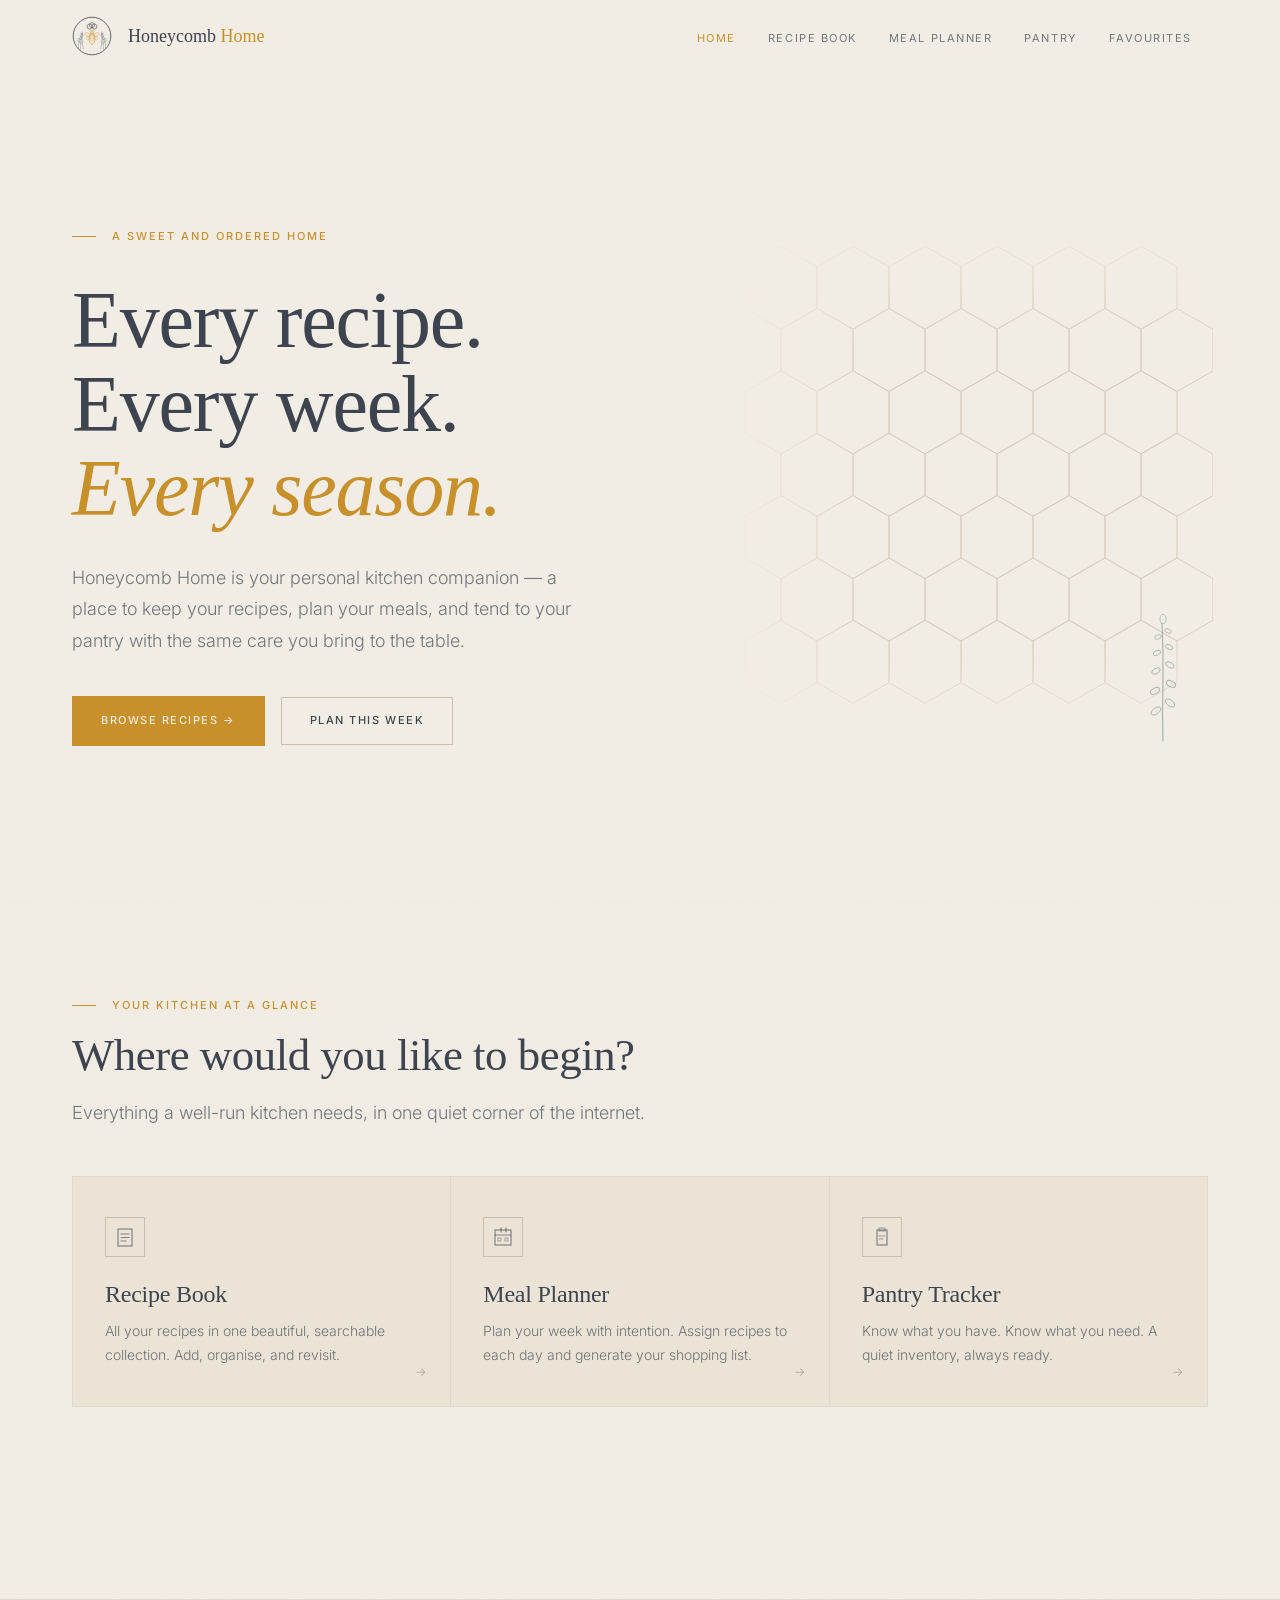
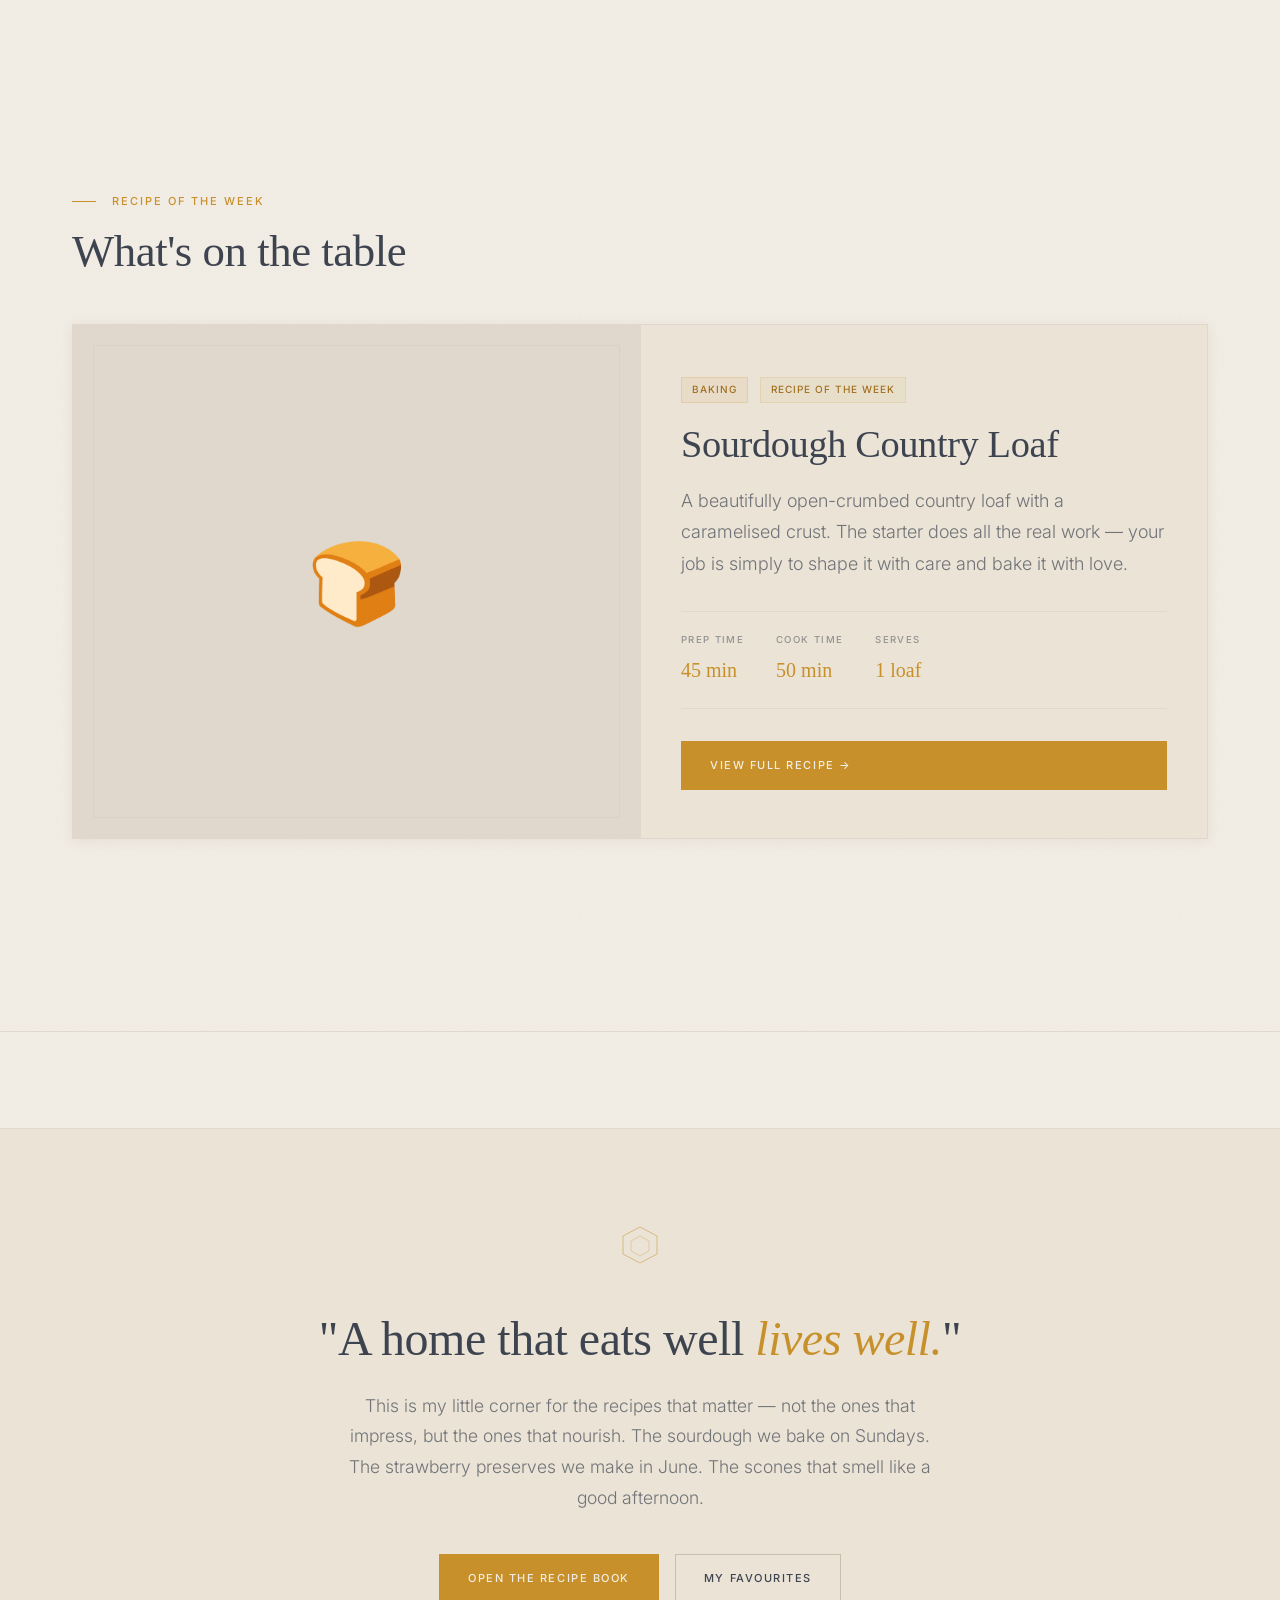
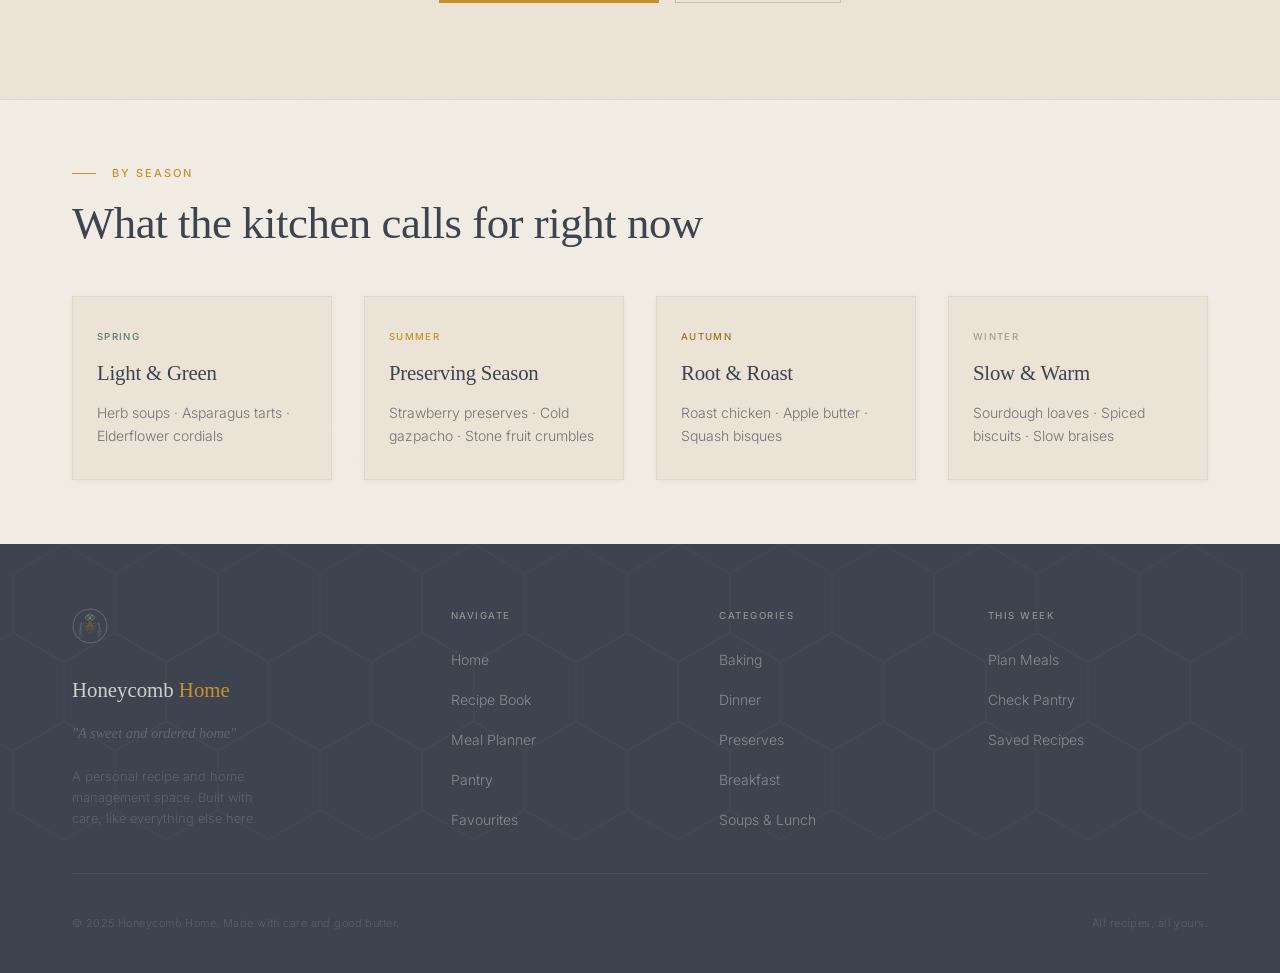
<file: index.html>
<!DOCTYPE html>
<html lang="en">
<head>
  <meta charset="UTF-8">
  <meta name="viewport" content="width=device-width, initial-scale=1.0">
  <title>Honeycomb Home — A Sweet and Ordered Home</title>
  <link rel="preconnect" href="https://fonts.googleapis.com">
  <link rel="preconnect" href="https://fonts.gstatic.com" crossorigin>
  <link href="https://fonts.googleapis.com/css2?family=Cormorant+Display:ital,wght@0,300;0,400;0,500;1,300;1,400&family=Inter:wght@300;400;500&display=swap" rel="stylesheet">
  <link rel="stylesheet" href="styles.css">
</head>
<body>

  <!-- NAVIGATION -->
  <nav class="nav" id="main-nav" role="navigation" aria-label="Main navigation">
    <div class="nav__inner">
      <a href="index.html" class="nav__brand" aria-label="Honeycomb Home">
        <!-- Logo: botanical illustration mark — circle, hex cells, engraved bee, lavender sprigs -->
        <svg width="40" height="40" viewBox="0 0 100 100" fill="none" xmlns="http://www.w3.org/2000/svg" aria-hidden="true">
          <!-- Outer circle -->
          <circle cx="50" cy="50" r="47" stroke="#3D4450" stroke-width="2" fill="#F2EDE4"/>
          <!-- Honeycomb cell cluster — top center, slate, architectural -->
          <g stroke="#3D4450" stroke-width="1.4" fill="none">
            <!-- Center top cell -->
            <path d="M50 16 L56 19.46 L56 26.38 L50 29.85 L44 26.38 L44 19.46 Z"/>
            <!-- Left cell -->
            <path d="M44 19.46 L50 22.92 L50 29.85 L44 33.31 L38 29.85 L38 22.92 Z"/>
            <!-- Right cell -->
            <path d="M56 19.46 L62 22.92 L62 29.85 L56 33.31 L50 29.85 L50 22.92 Z"/>
          </g>
          <!-- Engraved bee — honey gold, center -->
          <g stroke="#C8902A" stroke-width="0.9" fill="none">
            <!-- Abdomen — segmented, teardrop -->
            <path d="M50 72 Q44 68 43 62 Q42 55 44 50 Q47 45 50 44 Q53 45 56 50 Q58 55 57 62 Q56 68 50 72 Z" stroke-width="1"/>
            <!-- Abdomen segments -->
            <path d="M44.5 52 Q50 54 55.5 52" stroke-width="0.7" opacity="0.8"/>
            <path d="M43.8 56 Q50 58.5 56.2 56" stroke-width="0.7" opacity="0.8"/>
            <path d="M44.2 60 Q50 62 55.8 60" stroke-width="0.7" opacity="0.8"/>
            <path d="M45.5 64 Q50 65.5 54.5 64" stroke-width="0.7" opacity="0.7"/>
            <path d="M47 68 Q50 69 53 68" stroke-width="0.7" opacity="0.6"/>
            <!-- Thorax -->
            <ellipse cx="50" cy="46" rx="5" ry="4" stroke-width="1"/>
            <!-- Thorax fur texture -->
            <path d="M46 44 Q50 42 54 44" stroke-width="0.6" opacity="0.7"/>
            <path d="M45.5 46.5 Q50 45 54.5 46.5" stroke-width="0.6" opacity="0.6"/>
            <!-- Head -->
            <circle cx="50" cy="40" r="4.2" stroke-width="1"/>
            <!-- Eyes -->
            <circle cx="47.8" cy="39" r="1.1" fill="#C8902A" stroke="none" opacity="0.9"/>
            <circle cx="52.2" cy="39" r="1.1" fill="#C8902A" stroke="none" opacity="0.9"/>
            <!-- Antennae -->
            <path d="M48 36.5 Q45 32 41 30" stroke-width="0.8" stroke-linecap="round"/>
            <path d="M52 36.5 Q55 32 59 30" stroke-width="0.8" stroke-linecap="round"/>
            <circle cx="41" cy="30" r="1" fill="#C8902A" stroke="none" opacity="0.8"/>
            <circle cx="59" cy="30" r="1" fill="#C8902A" stroke="none" opacity="0.8"/>
            <!-- Upper wings — left -->
            <path d="M45 46 Q36 38 32 43 Q30 48 37 52 Q42 54 45 50 Z" stroke-width="0.9"/>
            <!-- Wing venation left upper -->
            <path d="M45 46 Q39 44 34 46" stroke-width="0.5" opacity="0.6"/>
            <path d="M44 48 Q38 47 34 49" stroke-width="0.5" opacity="0.5"/>
            <path d="M44.5 50 Q39 50 36 51.5" stroke-width="0.5" opacity="0.4"/>
            <!-- Upper wings — right -->
            <path d="M55 46 Q64 38 68 43 Q70 48 63 52 Q58 54 55 50 Z" stroke-width="0.9"/>
            <!-- Wing venation right upper -->
            <path d="M55 46 Q61 44 66 46" stroke-width="0.5" opacity="0.6"/>
            <path d="M56 48 Q62 47 66 49" stroke-width="0.5" opacity="0.5"/>
            <path d="M55.5 50 Q61 50 64 51.5" stroke-width="0.5" opacity="0.4"/>
            <!-- Lower wings — left -->
            <path d="M45 50 Q37 50 35 55 Q34 59 40 60 Q44 60 46 56 Z" stroke-width="0.8" opacity="0.85"/>
            <!-- Lower wings — right -->
            <path d="M55 50 Q63 50 65 55 Q66 59 60 60 Q56 60 54 56 Z" stroke-width="0.8" opacity="0.85"/>
            <!-- Legs — 3 pairs -->
            <path d="M46 50 Q42 53 40 58" stroke-width="0.7" stroke-linecap="round" opacity="0.7"/>
            <path d="M46 53 Q41 56 39 62" stroke-width="0.7" stroke-linecap="round" opacity="0.7"/>
            <path d="M47 58 Q44 62 43 67" stroke-width="0.7" stroke-linecap="round" opacity="0.7"/>
            <path d="M54 50 Q58 53 60 58" stroke-width="0.7" stroke-linecap="round" opacity="0.7"/>
            <path d="M54 53 Q59 56 61 62" stroke-width="0.7" stroke-linecap="round" opacity="0.7"/>
            <path d="M53 58 Q56 62 57 67" stroke-width="0.7" stroke-linecap="round" opacity="0.7"/>
          </g>
          <!-- Lavender sprigs — left, slate -->
          <g stroke="#3D4450" stroke-width="0.85" fill="none" opacity="0.75">
            <!-- Left main stem -->
            <path d="M28 82 Q26 72 25 60 Q24.5 52 26 44" stroke-linecap="round"/>
            <!-- Left stem 2 -->
            <path d="M22 84 Q21 74 22 63 Q23 55 25 48" stroke-linecap="round"/>
            <!-- Left stem 3 -->
            <path d="M16 80 Q16 70 18 60 Q20 53 23 47" stroke-linecap="round"/>
            <!-- Left leaf pairs on stem 1 -->
            <path d="M26 60 Q22 57 20 59" stroke-width="0.7" stroke-linecap="round"/>
            <path d="M25.5 65 Q29 62 30 64" stroke-width="0.7" stroke-linecap="round"/>
            <path d="M25.5 55 Q21 53 20 55" stroke-width="0.7" stroke-linecap="round"/>
            <path d="M25.8 50 Q29.5 48 30 50" stroke-width="0.7" stroke-linecap="round"/>
            <!-- Left stem 2 leaves -->
            <path d="M22 65 Q18 62 17 64" stroke-width="0.7" stroke-linecap="round"/>
            <path d="M22.5 70 Q26 68 26.5 70" stroke-width="0.7" stroke-linecap="round"/>
            <path d="M22 59 Q18 57 17 59" stroke-width="0.7" stroke-linecap="round"/>
            <path d="M22.5 54 Q26 52 26.5 54" stroke-width="0.7" stroke-linecap="round"/>
            <!-- Left stem 3 leaves -->
            <path d="M18 63 Q14 60 13 62" stroke-width="0.7" stroke-linecap="round"/>
            <path d="M18.5 68 Q22 66 22.5 68" stroke-width="0.7" stroke-linecap="round"/>
            <path d="M18.5 57 Q14 55 13 57" stroke-width="0.7" stroke-linecap="round"/>
            <path d="M20 52 Q23.5 50 24 52" stroke-width="0.7" stroke-linecap="round"/>
            <!-- Tip buds left -->
            <path d="M26 44 Q24 41 26 39 Q28 41 26 44" stroke-width="0.7" stroke-linecap="round"/>
            <path d="M25 48 Q23 45 25 43 Q27 45 25 48" stroke-width="0.7" stroke-linecap="round"/>
            <path d="M23 47 Q21 44 23 42 Q25 44 23 47" stroke-width="0.7" stroke-linecap="round"/>
          </g>
          <!-- Lavender sprigs — right, slate (mirrored) -->
          <g stroke="#3D4450" stroke-width="0.85" fill="none" opacity="0.75" transform="scale(-1,1) translate(-100,0)">
            <!-- Right is left mirrored -->
            <path d="M28 82 Q26 72 25 60 Q24.5 52 26 44" stroke-linecap="round"/>
            <path d="M22 84 Q21 74 22 63 Q23 55 25 48" stroke-linecap="round"/>
            <path d="M16 80 Q16 70 18 60 Q20 53 23 47" stroke-linecap="round"/>
            <path d="M26 60 Q22 57 20 59" stroke-width="0.7" stroke-linecap="round"/>
            <path d="M25.5 65 Q29 62 30 64" stroke-width="0.7" stroke-linecap="round"/>
            <path d="M25.5 55 Q21 53 20 55" stroke-width="0.7" stroke-linecap="round"/>
            <path d="M25.8 50 Q29.5 48 30 50" stroke-width="0.7" stroke-linecap="round"/>
            <path d="M22 65 Q18 62 17 64" stroke-width="0.7" stroke-linecap="round"/>
            <path d="M22.5 70 Q26 68 26.5 70" stroke-width="0.7" stroke-linecap="round"/>
            <path d="M22 59 Q18 57 17 59" stroke-width="0.7" stroke-linecap="round"/>
            <path d="M22.5 54 Q26 52 26.5 54" stroke-width="0.7" stroke-linecap="round"/>
            <path d="M18 63 Q14 60 13 62" stroke-width="0.7" stroke-linecap="round"/>
            <path d="M18.5 68 Q22 66 22.5 68" stroke-width="0.7" stroke-linecap="round"/>
            <path d="M18.5 57 Q14 55 13 57" stroke-width="0.7" stroke-linecap="round"/>
            <path d="M20 52 Q23.5 50 24 52" stroke-width="0.7" stroke-linecap="round"/>
            <path d="M26 44 Q24 41 26 39 Q28 41 26 44" stroke-width="0.7" stroke-linecap="round"/>
            <path d="M25 48 Q23 45 25 43 Q27 45 25 48" stroke-width="0.7" stroke-linecap="round"/>
            <path d="M23 47 Q21 44 23 42 Q25 44 23 47" stroke-width="0.7" stroke-linecap="round"/>
          </g>
        </svg>
        <span class="nav__wordmark">Honeycomb <span>Home</span></span>
      </a>
      <ul class="nav__links" id="nav-links" role="list">
        <li><a href="index.html" class="nav__link">Home</a></li>
        <li><a href="recipes.html" class="nav__link">Recipe Book</a></li>
        <li><a href="planner.html" class="nav__link">Meal Planner</a></li>
        <li><a href="pantry.html" class="nav__link">Pantry</a></li>
        <li><a href="favourites.html" class="nav__link">Favourites</a></li>
      </ul>
      <button class="nav__toggle" id="nav-toggle" aria-label="Toggle navigation" aria-expanded="false">
        <span></span><span></span><span></span>
      </button>
    </div>
  </nav>

  <main class="page-content">

    <!-- ═══ HERO ═══════════════════════════════════════════════ -->
    <section class="hero" aria-labelledby="hero-title">

      <!-- Left: copy -->
      <div class="container" style="position:relative;z-index:2;width:100%;">
        <div class="hero__content">
          <div class="hero__eyebrow">A Sweet and Ordered Home</div>
          <h1 class="hero__title" id="hero-title">
            Every recipe.<br>
            Every week.<br>
            <em>Every season.</em>
          </h1>
          <p class="hero__subtitle">
            Honeycomb Home is your personal kitchen companion — a place to keep your recipes, plan your meals, and tend to your pantry with the same care you bring to the table.
          </p>
          <div class="hero__cta">
            <a href="recipes.html" class="btn btn--honey">Browse Recipes →</a>
            <a href="planner.html" class="btn btn--outline">Plan This Week</a>
          </div>
        </div>
      </div>

      <!-- Right: architectural hex tile grid -->
      <div class="hero__grid" aria-hidden="true">
        <svg viewBox="0 0 480 480" width="480" height="480" xmlns="http://www.w3.org/2000/svg">
          <!-- Precise tessellating honeycomb grid — stroke only, no fill -->
          <g stroke="#C8BFAF" stroke-width="1" fill="none" opacity="0.65">
            <!-- Row 0 (y offset = 0) -->
            <path d="M48 0 L84 20.78 L84 62.35 L48 83.14 L12 62.35 L12 20.78 Z"/>
            <path d="M120 0 L156 20.78 L156 62.35 L120 83.14 L84 62.35 L84 20.78 Z"/>
            <path d="M192 0 L228 20.78 L228 62.35 L192 83.14 L156 62.35 L156 20.78 Z"/>
            <path d="M264 0 L300 20.78 L300 62.35 L264 83.14 L228 62.35 L228 20.78 Z"/>
            <path d="M336 0 L372 20.78 L372 62.35 L336 83.14 L300 62.35 L300 20.78 Z"/>
            <path d="M408 0 L444 20.78 L444 62.35 L408 83.14 L372 62.35 L372 20.78 Z"/>
            <!-- Row 1 (y offset = 62.35, x offset = 36) -->
            <path d="M12 62.35 L48 83.14 L48 124.71 L12 145.49 L-24 124.71 L-24 83.14 Z"/>
            <path d="M84 62.35 L120 83.14 L120 124.71 L84 145.49 L48 124.71 L48 83.14 Z"/>
            <path d="M156 62.35 L192 83.14 L192 124.71 L156 145.49 L120 124.71 L120 83.14 Z"/>
            <path d="M228 62.35 L264 83.14 L264 124.71 L228 145.49 L192 124.71 L192 83.14 Z"/>
            <path d="M300 62.35 L336 83.14 L336 124.71 L300 145.49 L264 124.71 L264 83.14 Z"/>
            <path d="M372 62.35 L408 83.14 L408 124.71 L372 145.49 L336 124.71 L336 83.14 Z"/>
            <path d="M444 62.35 L480 83.14 L480 124.71 L444 145.49 L408 124.71 L408 83.14 Z"/>
            <!-- Row 2 -->
            <path d="M48 124.71 L84 145.49 L84 187.06 L48 207.85 L12 187.06 L12 145.49 Z"/>
            <path d="M120 124.71 L156 145.49 L156 187.06 L120 207.85 L84 187.06 L84 145.49 Z"/>
            <path d="M192 124.71 L228 145.49 L228 187.06 L192 207.85 L156 187.06 L156 145.49 Z"/>
            <path d="M264 124.71 L300 145.49 L300 187.06 L264 207.85 L228 187.06 L228 145.49 Z"/>
            <path d="M336 124.71 L372 145.49 L372 187.06 L336 207.85 L300 187.06 L300 145.49 Z"/>
            <path d="M408 124.71 L444 145.49 L444 187.06 L408 207.85 L372 187.06 L372 145.49 Z"/>
            <!-- Row 3 -->
            <path d="M12 187.06 L48 207.85 L48 249.42 L12 270.2 L-24 249.42 L-24 207.85 Z"/>
            <path d="M84 187.06 L120 207.85 L120 249.42 L84 270.2 L48 249.42 L48 207.85 Z"/>
            <path d="M156 187.06 L192 207.85 L192 249.42 L156 270.2 L120 249.42 L120 207.85 Z"/>
            <path d="M228 187.06 L264 207.85 L264 249.42 L228 270.2 L192 249.42 L192 207.85 Z"/>
            <path d="M300 187.06 L336 207.85 L336 249.42 L300 270.2 L264 249.42 L264 207.85 Z"/>
            <path d="M372 187.06 L408 207.85 L408 249.42 L372 270.2 L336 249.42 L336 207.85 Z"/>
            <path d="M444 187.06 L480 207.85 L480 249.42 L444 270.2 L408 249.42 L408 207.85 Z"/>
            <!-- Row 4 -->
            <path d="M48 249.42 L84 270.2 L84 311.77 L48 332.56 L12 311.77 L12 270.2 Z"/>
            <path d="M120 249.42 L156 270.2 L156 311.77 L120 332.56 L84 311.77 L84 270.2 Z"/>
            <path d="M192 249.42 L228 270.2 L228 311.77 L192 332.56 L156 311.77 L156 270.2 Z"/>
            <path d="M264 249.42 L300 270.2 L300 311.77 L264 332.56 L228 311.77 L228 270.2 Z"/>
            <path d="M336 249.42 L372 270.2 L372 311.77 L336 332.56 L300 311.77 L300 270.2 Z"/>
            <path d="M408 249.42 L444 270.2 L444 311.77 L408 332.56 L372 311.77 L372 270.2 Z"/>
            <!-- Row 5 -->
            <path d="M12 311.77 L48 332.56 L48 374.13 L12 394.91 L-24 374.13 L-24 332.56 Z"/>
            <path d="M84 311.77 L120 332.56 L120 374.13 L84 394.91 L48 374.13 L48 332.56 Z"/>
            <path d="M156 311.77 L192 332.56 L192 374.13 L156 394.91 L120 374.13 L120 332.56 Z"/>
            <path d="M228 311.77 L264 332.56 L264 374.13 L228 394.91 L192 374.13 L192 332.56 Z"/>
            <path d="M300 311.77 L336 332.56 L336 374.13 L300 394.91 L264 374.13 L264 332.56 Z"/>
            <path d="M372 311.77 L408 332.56 L408 374.13 L372 394.91 L336 374.13 L336 332.56 Z"/>
            <path d="M444 311.77 L480 332.56 L480 374.13 L444 394.91 L408 374.13 L408 332.56 Z"/>
            <!-- Row 6 -->
            <path d="M48 374.13 L84 394.91 L84 436.48 L48 457.27 L12 436.48 L12 394.91 Z"/>
            <path d="M120 374.13 L156 394.91 L156 436.48 L120 457.27 L84 436.48 L84 394.91 Z"/>
            <path d="M192 374.13 L228 394.91 L228 436.48 L192 457.27 L156 436.48 L156 394.91 Z"/>
            <path d="M264 374.13 L300 394.91 L300 436.48 L264 457.27 L228 436.48 L228 394.91 Z"/>
            <path d="M336 374.13 L372 394.91 L372 436.48 L336 457.27 L300 436.48 L300 394.91 Z"/>
            <path d="M408 374.13 L444 394.91 L444 436.48 L408 457.27 L372 436.48 L372 394.91 Z"/>
          </g>
          <!-- Fade mask: grid fades left and top -->
          <defs>
            <linearGradient id="fadeH" x1="0" y1="0" x2="1" y2="0">
              <stop offset="0%" stop-color="#F2EDE4" stop-opacity="1"/>
              <stop offset="30%" stop-color="#F2EDE4" stop-opacity="0"/>
            </linearGradient>
            <linearGradient id="fadeV" x1="0" y1="0" x2="0" y2="1">
              <stop offset="0%" stop-color="#F2EDE4" stop-opacity="0.6"/>
              <stop offset="20%" stop-color="#F2EDE4" stop-opacity="0"/>
              <stop offset="80%" stop-color="#F2EDE4" stop-opacity="0"/>
              <stop offset="100%" stop-color="#F2EDE4" stop-opacity="0.6"/>
            </linearGradient>
          </defs>
          <rect width="480" height="480" fill="url(#fadeH)"/>
          <rect width="480" height="480" fill="url(#fadeV)"/>
        </svg>
      </div>

      <!-- Botanical accent: single thyme sprig, pen-and-ink precision -->
      <div class="hero__botanical" aria-hidden="true">
        <svg viewBox="0 0 54 140" fill="none" xmlns="http://www.w3.org/2000/svg">
          <!-- Stem -->
          <path d="M27 138 Q26 110 27 80 Q27.5 50 26 20" stroke="#5E7B74" stroke-width="1.2" stroke-linecap="round"/>
          <!-- Leaf pairs — botanically precise small ovals -->
          <ellipse cx="20" cy="108" rx="5.5" ry="3" stroke="#5E7B74" stroke-width="0.9" fill="none" transform="rotate(-35 20 108)"/>
          <ellipse cx="34" cy="100" rx="5.5" ry="3" stroke="#5E7B74" stroke-width="0.9" fill="none" transform="rotate(35 34 100)"/>
          <ellipse cx="19" cy="88" rx="5" ry="2.8" stroke="#5E7B74" stroke-width="0.9" fill="none" transform="rotate(-30 19 88)"/>
          <ellipse cx="35" cy="81" rx="5" ry="2.8" stroke="#5E7B74" stroke-width="0.9" fill="none" transform="rotate(30 35 81)"/>
          <ellipse cx="20" cy="68" rx="4.5" ry="2.5" stroke="#5E7B74" stroke-width="0.85" fill="none" transform="rotate(-28 20 68)"/>
          <ellipse cx="34" cy="62" rx="4.5" ry="2.5" stroke="#5E7B74" stroke-width="0.85" fill="none" transform="rotate(28 34 62)"/>
          <ellipse cx="21" cy="50" rx="4" ry="2.2" stroke="#5E7B74" stroke-width="0.8" fill="none" transform="rotate(-25 21 50)"/>
          <ellipse cx="33" cy="44" rx="4" ry="2.2" stroke="#5E7B74" stroke-width="0.8" fill="none" transform="rotate(25 33 44)"/>
          <ellipse cx="22" cy="34" rx="3.5" ry="2" stroke="#5E7B74" stroke-width="0.75" fill="none" transform="rotate(-20 22 34)"/>
          <ellipse cx="32" cy="28" rx="3.5" ry="2" stroke="#5E7B74" stroke-width="0.75" fill="none" transform="rotate(20 32 28)"/>
          <!-- Tip -->
          <ellipse cx="27" cy="16" rx="3" ry="4.5" stroke="#5E7B74" stroke-width="0.75" fill="none"/>
          <!-- Leaf veins, hairline -->
          <line x1="21" y1="106" x2="20" y2="110" stroke="#5E7B74" stroke-width="0.4" opacity="0.5"/>
          <line x1="35" y1="98" x2="33" y2="102" stroke="#5E7B74" stroke-width="0.4" opacity="0.5"/>
          <line x1="20" y1="86" x2="19" y2="90" stroke="#5E7B74" stroke-width="0.4" opacity="0.5"/>
          <line x1="36" y1="79" x2="34" y2="83" stroke="#5E7B74" stroke-width="0.4" opacity="0.5"/>
        </svg>
      </div>

    </section>

    <!-- ═══ QUICK ACCESS ════════════════════════════════════════ -->
    <section class="section" aria-labelledby="quick-access-title">
      <div class="container">
        <div class="section-header">
          <div class="section-header__eyebrow">Your Kitchen at a Glance</div>
          <h2 class="section-header__title" id="quick-access-title">Where would you like to begin?</h2>
          <p class="section-header__desc">Everything a well-run kitchen needs, in one quiet corner of the internet.</p>
        </div>
        <div class="quick-access-grid">

          <a href="recipes.html" class="quick-card reveal">
            <div class="quick-card__icon" aria-hidden="true">
              <svg width="20" height="20" viewBox="0 0 20 20" fill="none" xmlns="http://www.w3.org/2000/svg">
                <rect x="3" y="2" width="14" height="17" rx="0" stroke="#3D4450" stroke-width="1.2" fill="none" opacity="0.6"/>
                <line x1="6" y1="7" x2="14" y2="7" stroke="#3D4450" stroke-width="1" stroke-linecap="round" opacity="0.6"/>
                <line x1="6" y1="10.5" x2="14" y2="10.5" stroke="#3D4450" stroke-width="1" stroke-linecap="round" opacity="0.6"/>
                <line x1="6" y1="14" x2="11" y2="14" stroke="#3D4450" stroke-width="1" stroke-linecap="round" opacity="0.6"/>
              </svg>
            </div>
            <h3 class="quick-card__title">Recipe Book</h3>
            <p class="quick-card__desc">All your recipes in one beautiful, searchable collection. Add, organise, and revisit.</p>
            <span class="quick-card__arrow" aria-hidden="true">→</span>
          </a>

          <a href="planner.html" class="quick-card reveal">
            <div class="quick-card__icon" aria-hidden="true">
              <svg width="20" height="20" viewBox="0 0 20 20" fill="none" xmlns="http://www.w3.org/2000/svg">
                <rect x="2" y="3" width="16" height="15" rx="0" stroke="#3D4450" stroke-width="1.2" fill="none" opacity="0.6"/>
                <line x1="2" y1="8" x2="18" y2="8" stroke="#3D4450" stroke-width="1" opacity="0.6"/>
                <line x1="8" y1="1" x2="8" y2="5" stroke="#3D4450" stroke-width="1.2" stroke-linecap="round" opacity="0.6"/>
                <line x1="13" y1="1" x2="13" y2="5" stroke="#3D4450" stroke-width="1.2" stroke-linecap="round" opacity="0.6"/>
                <rect x="5" y="11" width="3" height="3" stroke="#3D4450" stroke-width="0.8" fill="none" opacity="0.5"/>
                <rect x="12" y="11" width="3" height="3" stroke="#3D4450" stroke-width="0.8" fill="none" opacity="0.5"/>
              </svg>
            </div>
            <h3 class="quick-card__title">Meal Planner</h3>
            <p class="quick-card__desc">Plan your week with intention. Assign recipes to each day and generate your shopping list.</p>
            <span class="quick-card__arrow" aria-hidden="true">→</span>
          </a>

          <a href="pantry.html" class="quick-card reveal">
            <div class="quick-card__icon" aria-hidden="true">
              <svg width="20" height="20" viewBox="0 0 20 20" fill="none" xmlns="http://www.w3.org/2000/svg">
                <rect x="5" y="3" width="10" height="15" rx="0" stroke="#3D4450" stroke-width="1.2" fill="none" opacity="0.6"/>
                <rect x="7" y="1" width="6" height="3" rx="0" stroke="#3D4450" stroke-width="0.9" fill="none" opacity="0.5"/>
                <line x1="7" y1="9" x2="13" y2="9" stroke="#3D4450" stroke-width="0.9" stroke-linecap="round" opacity="0.5"/>
                <line x1="7" y1="12" x2="11" y2="12" stroke="#3D4450" stroke-width="0.9" stroke-linecap="round" opacity="0.5"/>
              </svg>
            </div>
            <h3 class="quick-card__title">Pantry Tracker</h3>
            <p class="quick-card__desc">Know what you have. Know what you need. A quiet inventory, always ready.</p>
            <span class="quick-card__arrow" aria-hidden="true">→</span>
          </a>

        </div>
      </div>
    </section>

    <hr class="divider">

    <!-- ═══ RECIPE OF THE WEEK ══════════════════════════════════ -->
    <section class="section" aria-labelledby="featured-title">
      <div class="container">
        <div class="section-header">
          <div class="section-header__eyebrow">Recipe of the Week</div>
          <h2 class="section-header__title" id="featured-title">What's on the table</h2>
        </div>
        <div id="featured-recipe-card">
          <!-- Rendered by JS -->
        </div>
      </div>
    </section>

    <hr class="divider">

    <!-- ═══ EDITORIAL QUOTE ═════════════════════════════════════ -->
    <section class="section" style="background:var(--linen);border-top:1px solid var(--stone-light);border-bottom:1px solid var(--stone-light);" aria-label="Kitchen philosophy">
      <div class="container">
        <div style="max-width:680px;margin:0 auto;text-align:center;" class="reveal">
          <!-- Geometric hex icon — single hexagon, hairline -->
          <svg width="40" height="46" viewBox="0 0 40 46" fill="none" xmlns="http://www.w3.org/2000/svg" style="margin:0 auto var(--space-8);" aria-hidden="true">
            <path d="M20 2 L37 11 L37 29 L20 38 L3 29 L3 11 Z" stroke="#C8902A" stroke-width="1" fill="none" opacity="0.5"/>
            <path d="M20 11 L29 16 L29 26 L20 31 L11 26 L11 16 Z" stroke="#C8902A" stroke-width="1" fill="none" opacity="0.3"/>
          </svg>
          <h2 style="font-family:var(--ff-display);font-size:clamp(1.8rem,4vw,3rem);font-weight:300;margin-bottom:var(--space-6);letter-spacing:-0.01em;line-height:1.15;">
            "A home that eats well <em style="color:var(--honey);font-style:italic;">lives well.</em>"
          </h2>
          <p style="font-size:1.1rem;font-weight:300;color:var(--slate-70);line-height:1.75;max-width:54ch;margin:0 auto var(--space-10);">
            This is my little corner for the recipes that matter — not the ones that impress, but the ones that nourish. The sourdough we bake on Sundays. The strawberry preserves we make in June. The scones that smell like a good afternoon.
          </p>
          <div style="display:flex;gap:var(--space-4);justify-content:center;flex-wrap:wrap;">
            <a href="recipes.html" class="btn btn--honey">Open the Recipe Book</a>
            <a href="favourites.html" class="btn btn--outline">My Favourites</a>
          </div>
        </div>
      </div>
    </section>

    <!-- ═══ SEASONAL GUIDE ══════════════════════════════════════ -->
    <section class="section--sm" aria-label="Seasonal guide">
      <div class="container">
        <div class="section-header">
          <div class="section-header__eyebrow">By Season</div>
          <h2 class="section-header__title">What the kitchen calls for right now</h2>
        </div>
        <div class="grid-4">
          <div class="card reveal" style="padding:var(--space-8) var(--space-6);">
            <div style="font-family:var(--ff-body);font-size:0.6rem;font-weight:500;letter-spacing:0.14em;text-transform:uppercase;color:var(--teal);margin-bottom:var(--space-4);">Spring</div>
            <h4 style="font-family:var(--ff-display);font-weight:400;font-size:1.3rem;margin-bottom:var(--space-4);color:var(--slate);">Light & Green</h4>
            <p style="font-size:var(--fs-sm);color:var(--slate-70);font-weight:300;line-height:1.65;">Herb soups · Asparagus tarts · Elderflower cordials</p>
          </div>
          <div class="card reveal" style="padding:var(--space-8) var(--space-6);">
            <div style="font-family:var(--ff-body);font-size:0.6rem;font-weight:500;letter-spacing:0.14em;text-transform:uppercase;color:var(--honey);margin-bottom:var(--space-4);">Summer</div>
            <h4 style="font-family:var(--ff-display);font-weight:400;font-size:1.3rem;margin-bottom:var(--space-4);color:var(--slate);">Preserving Season</h4>
            <p style="font-size:var(--fs-sm);color:var(--slate-70);font-weight:300;line-height:1.65;">Strawberry preserves · Cold gazpacho · Stone fruit crumbles</p>
          </div>
          <div class="card reveal" style="padding:var(--space-8) var(--space-6);">
            <div style="font-family:var(--ff-body);font-size:0.6rem;font-weight:500;letter-spacing:0.14em;text-transform:uppercase;color:var(--honey-dark);margin-bottom:var(--space-4);">Autumn</div>
            <h4 style="font-family:var(--ff-display);font-weight:400;font-size:1.3rem;margin-bottom:var(--space-4);color:var(--slate);">Root & Roast</h4>
            <p style="font-size:var(--fs-sm);color:var(--slate-70);font-weight:300;line-height:1.65;">Roast chicken · Apple butter · Squash bisques</p>
          </div>
          <div class="card reveal" style="padding:var(--space-8) var(--space-6);">
            <div style="font-family:var(--ff-body);font-size:0.6rem;font-weight:500;letter-spacing:0.14em;text-transform:uppercase;color:var(--stone-dark);margin-bottom:var(--space-4);">Winter</div>
            <h4 style="font-family:var(--ff-display);font-weight:400;font-size:1.3rem;margin-bottom:var(--space-4);color:var(--slate);">Slow & Warm</h4>
            <p style="font-size:var(--fs-sm);color:var(--slate-70);font-weight:300;line-height:1.65;">Sourdough loaves · Spiced biscuits · Slow braises</p>
          </div>
        </div>
      </div>
    </section>

  </main>

  <!-- ═══ FOOTER ═══════════════════════════════════════════════ -->
  <footer class="footer" role="contentinfo">
    <!-- Structural hex grid background — no fill, hairline only -->
    <svg class="footer__hex-bg" viewBox="0 0 800 300" preserveAspectRatio="xMidYMid slice" aria-hidden="true">
      <g stroke="#fff" stroke-width="0.8" fill="none">
        <path d="M40 0 L72 18.48 L72 55.42 L40 73.9 L8 55.42 L8 18.48 Z"/>
        <path d="M104 0 L136 18.48 L136 55.42 L104 73.9 L72 55.42 L72 18.48 Z"/>
        <path d="M168 0 L200 18.48 L200 55.42 L168 73.9 L136 55.42 L136 18.48 Z"/>
        <path d="M232 0 L264 18.48 L264 55.42 L232 73.9 L200 55.42 L200 18.48 Z"/>
        <path d="M296 0 L328 18.48 L328 55.42 L296 73.9 L264 55.42 L264 18.48 Z"/>
        <path d="M360 0 L392 18.48 L392 55.42 L360 73.9 L328 55.42 L328 18.48 Z"/>
        <path d="M424 0 L456 18.48 L456 55.42 L424 73.9 L392 55.42 L392 18.48 Z"/>
        <path d="M488 0 L520 18.48 L520 55.42 L488 73.9 L456 55.42 L456 18.48 Z"/>
        <path d="M552 0 L584 18.48 L584 55.42 L552 73.9 L520 55.42 L520 18.48 Z"/>
        <path d="M616 0 L648 18.48 L648 55.42 L616 73.9 L584 55.42 L584 18.48 Z"/>
        <path d="M680 0 L712 18.48 L712 55.42 L680 73.9 L648 55.42 L648 18.48 Z"/>
        <path d="M744 0 L776 18.48 L776 55.42 L744 73.9 L712 55.42 L712 18.48 Z"/>
        <path d="M8 55.42 L40 73.9 L40 110.85 L8 129.33 L-24 110.85 L-24 73.9 Z"/>
        <path d="M72 55.42 L104 73.9 L104 110.85 L72 129.33 L40 110.85 L40 73.9 Z"/>
        <path d="M136 55.42 L168 73.9 L168 110.85 L136 129.33 L104 110.85 L104 73.9 Z"/>
        <path d="M200 55.42 L232 73.9 L232 110.85 L200 129.33 L168 110.85 L168 73.9 Z"/>
        <path d="M264 55.42 L296 73.9 L296 110.85 L264 129.33 L232 110.85 L232 73.9 Z"/>
        <path d="M328 55.42 L360 73.9 L360 110.85 L328 129.33 L296 110.85 L296 73.9 Z"/>
        <path d="M392 55.42 L424 73.9 L424 110.85 L392 129.33 L360 110.85 L360 73.9 Z"/>
        <path d="M456 55.42 L488 73.9 L488 110.85 L456 129.33 L424 110.85 L424 73.9 Z"/>
        <path d="M520 55.42 L552 73.9 L552 110.85 L520 129.33 L488 110.85 L488 73.9 Z"/>
        <path d="M584 55.42 L616 73.9 L616 110.85 L584 129.33 L552 110.85 L552 73.9 Z"/>
        <path d="M648 55.42 L680 73.9 L680 110.85 L648 129.33 L616 110.85 L616 73.9 Z"/>
        <path d="M712 55.42 L744 73.9 L744 110.85 L712 129.33 L680 110.85 L680 73.9 Z"/>
        <path d="M40 110.85 L72 129.33 L72 166.27 L40 184.75 L8 166.27 L8 129.33 Z"/>
        <path d="M104 110.85 L136 129.33 L136 166.27 L104 184.75 L72 166.27 L72 129.33 Z"/>
        <path d="M168 110.85 L200 129.33 L200 166.27 L168 184.75 L136 166.27 L136 129.33 Z"/>
        <path d="M232 110.85 L264 129.33 L264 166.27 L232 184.75 L200 166.27 L200 129.33 Z"/>
        <path d="M296 110.85 L328 129.33 L328 166.27 L296 184.75 L264 166.27 L264 129.33 Z"/>
        <path d="M360 110.85 L392 129.33 L392 166.27 L360 184.75 L328 166.27 L328 129.33 Z"/>
        <path d="M424 110.85 L456 129.33 L456 166.27 L424 184.75 L392 166.27 L392 129.33 Z"/>
        <path d="M488 110.85 L520 129.33 L520 166.27 L488 184.75 L456 166.27 L456 129.33 Z"/>
        <path d="M552 110.85 L584 129.33 L584 166.27 L552 184.75 L520 166.27 L520 129.33 Z"/>
        <path d="M616 110.85 L648 129.33 L648 166.27 L616 184.75 L584 166.27 L584 129.33 Z"/>
        <path d="M680 110.85 L712 129.33 L712 166.27 L680 184.75 L648 166.27 L648 129.33 Z"/>
        <path d="M744 110.85 L776 129.33 L776 166.27 L744 184.75 L712 166.27 L712 129.33 Z"/>
      </g>
    </svg>
    <div class="container">
      <div class="footer__inner">
        <div>
          <!-- Footer logo mark — smaller, inverted for dark bg -->
          <div style="margin-bottom:1.25rem;opacity:0.7;">
            <svg width="36" height="36" viewBox="0 0 100 100" fill="none" xmlns="http://www.w3.org/2000/svg" aria-hidden="true">
              <circle cx="50" cy="50" r="47" stroke="rgba(242,237,228,0.5)" stroke-width="1.8" fill="none"/>
              <g stroke="rgba(242,237,228,0.6)" stroke-width="1.4" fill="none">
                <path d="M50 16 L56 19.46 L56 26.38 L50 29.85 L44 26.38 L44 19.46 Z"/>
                <path d="M44 19.46 L50 22.92 L50 29.85 L44 33.31 L38 29.85 L38 22.92 Z"/>
                <path d="M56 19.46 L62 22.92 L62 29.85 L56 33.31 L50 29.85 L50 22.92 Z"/>
              </g>
              <g stroke="#C8902A" stroke-width="0.9" fill="none" opacity="0.9">
                <path d="M50 72 Q44 68 43 62 Q42 55 44 50 Q47 45 50 44 Q53 45 56 50 Q58 55 57 62 Q56 68 50 72 Z" stroke-width="1"/>
                <path d="M44.5 52 Q50 54 55.5 52" stroke-width="0.7" opacity="0.8"/>
                <path d="M43.8 56 Q50 58.5 56.2 56" stroke-width="0.7" opacity="0.8"/>
                <path d="M44.2 60 Q50 62 55.8 60" stroke-width="0.7" opacity="0.8"/>
                <ellipse cx="50" cy="46" rx="5" ry="4" stroke-width="1"/>
                <circle cx="50" cy="40" r="4.2" stroke-width="1"/>
                <circle cx="47.8" cy="39" r="1.1" fill="#C8902A" stroke="none" opacity="0.9"/>
                <circle cx="52.2" cy="39" r="1.1" fill="#C8902A" stroke="none" opacity="0.9"/>
                <path d="M48 36.5 Q45 32 41 30" stroke-width="0.8" stroke-linecap="round"/>
                <path d="M52 36.5 Q55 32 59 30" stroke-width="0.8" stroke-linecap="round"/>
                <path d="M45 46 Q36 38 32 43 Q30 48 37 52 Q42 54 45 50 Z" stroke-width="0.9"/>
                <path d="M55 46 Q64 38 68 43 Q70 48 63 52 Q58 54 55 50 Z" stroke-width="0.9"/>
                <path d="M45 50 Q37 50 35 55 Q34 59 40 60 Q44 60 46 56 Z" stroke-width="0.8" opacity="0.85"/>
                <path d="M55 50 Q63 50 65 55 Q66 59 60 60 Q56 60 54 56 Z" stroke-width="0.8" opacity="0.85"/>
              </g>
              <g stroke="rgba(242,237,228,0.5)" stroke-width="0.8" fill="none">
                <path d="M28 82 Q26 72 25 60 Q24.5 52 26 44" stroke-linecap="round"/>
                <path d="M22 84 Q21 74 22 63 Q23 55 25 48" stroke-linecap="round"/>
                <path d="M26 60 Q22 57 20 59" stroke-width="0.6" stroke-linecap="round"/>
                <path d="M25.5 65 Q29 62 30 64" stroke-width="0.6" stroke-linecap="round"/>
                <path d="M25.5 55 Q21 53 20 55" stroke-width="0.6" stroke-linecap="round"/>
                <path d="M22 65 Q18 62 17 64" stroke-width="0.6" stroke-linecap="round"/>
                <path d="M22.5 70 Q26 68 26.5 70" stroke-width="0.6" stroke-linecap="round"/>
                <path d="M26 44 Q24 41 26 39 Q28 41 26 44" stroke-width="0.6" stroke-linecap="round"/>
                <path d="M25 48 Q23 45 25 43 Q27 45 25 48" stroke-width="0.6" stroke-linecap="round"/>
              </g>
              <g stroke="rgba(242,237,228,0.5)" stroke-width="0.8" fill="none" transform="scale(-1,1) translate(-100,0)">
                <path d="M28 82 Q26 72 25 60 Q24.5 52 26 44" stroke-linecap="round"/>
                <path d="M22 84 Q21 74 22 63 Q23 55 25 48" stroke-linecap="round"/>
                <path d="M26 60 Q22 57 20 59" stroke-width="0.6" stroke-linecap="round"/>
                <path d="M25.5 65 Q29 62 30 64" stroke-width="0.6" stroke-linecap="round"/>
                <path d="M25.5 55 Q21 53 20 55" stroke-width="0.6" stroke-linecap="round"/>
                <path d="M22 65 Q18 62 17 64" stroke-width="0.6" stroke-linecap="round"/>
                <path d="M22.5 70 Q26 68 26.5 70" stroke-width="0.6" stroke-linecap="round"/>
                <path d="M26 44 Q24 41 26 39 Q28 41 26 44" stroke-width="0.6" stroke-linecap="round"/>
                <path d="M25 48 Q23 45 25 43 Q27 45 25 48" stroke-width="0.6" stroke-linecap="round"/>
              </g>
            </svg>
          </div>
          <div class="footer__wordmark">Honeycomb <span>Home</span></div>
          <p class="footer__tagline">"A sweet and ordered home"</p>
          <p style="font-size:0.8rem;font-weight:300;opacity:0.35;line-height:1.65;max-width:26ch;">A personal recipe and home management space. Built with care, like everything else here.</p>
        </div>
        <div>
          <div class="footer__col-title">Navigate</div>
          <ul class="footer__links" role="list">
            <li><a href="index.html" class="footer__link">Home</a></li>
            <li><a href="recipes.html" class="footer__link">Recipe Book</a></li>
            <li><a href="planner.html" class="footer__link">Meal Planner</a></li>
            <li><a href="pantry.html" class="footer__link">Pantry</a></li>
            <li><a href="favourites.html" class="footer__link">Favourites</a></li>
          </ul>
        </div>
        <div>
          <div class="footer__col-title">Categories</div>
          <ul class="footer__links" role="list">
            <li><a href="recipes.html" class="footer__link">Baking</a></li>
            <li><a href="recipes.html" class="footer__link">Dinner</a></li>
            <li><a href="recipes.html" class="footer__link">Preserves</a></li>
            <li><a href="recipes.html" class="footer__link">Breakfast</a></li>
            <li><a href="recipes.html" class="footer__link">Soups &amp; Lunch</a></li>
          </ul>
        </div>
        <div>
          <div class="footer__col-title">This Week</div>
          <ul class="footer__links" role="list">
            <li><a href="planner.html" class="footer__link">Plan Meals</a></li>
            <li><a href="pantry.html" class="footer__link">Check Pantry</a></li>
            <li><a href="favourites.html" class="footer__link">Saved Recipes</a></li>
          </ul>
        </div>
      </div>
      <div class="footer__bottom">
        <span>© 2025 Honeycomb Home. Made with care and good butter.</span>
        <span>All recipes, all yours.</span>
      </div>
    </div>
  </footer>

  <script src="app.js"></script>
  <script>
    // Scroll handler: add border to nav when scrolled
    const nav = document.getElementById('main-nav');
    window.addEventListener('scroll', () => {
      nav.classList.toggle('scrolled', window.scrollY > 20);
    }, { passive: true });
  </script>
</body>
</html>
</file>
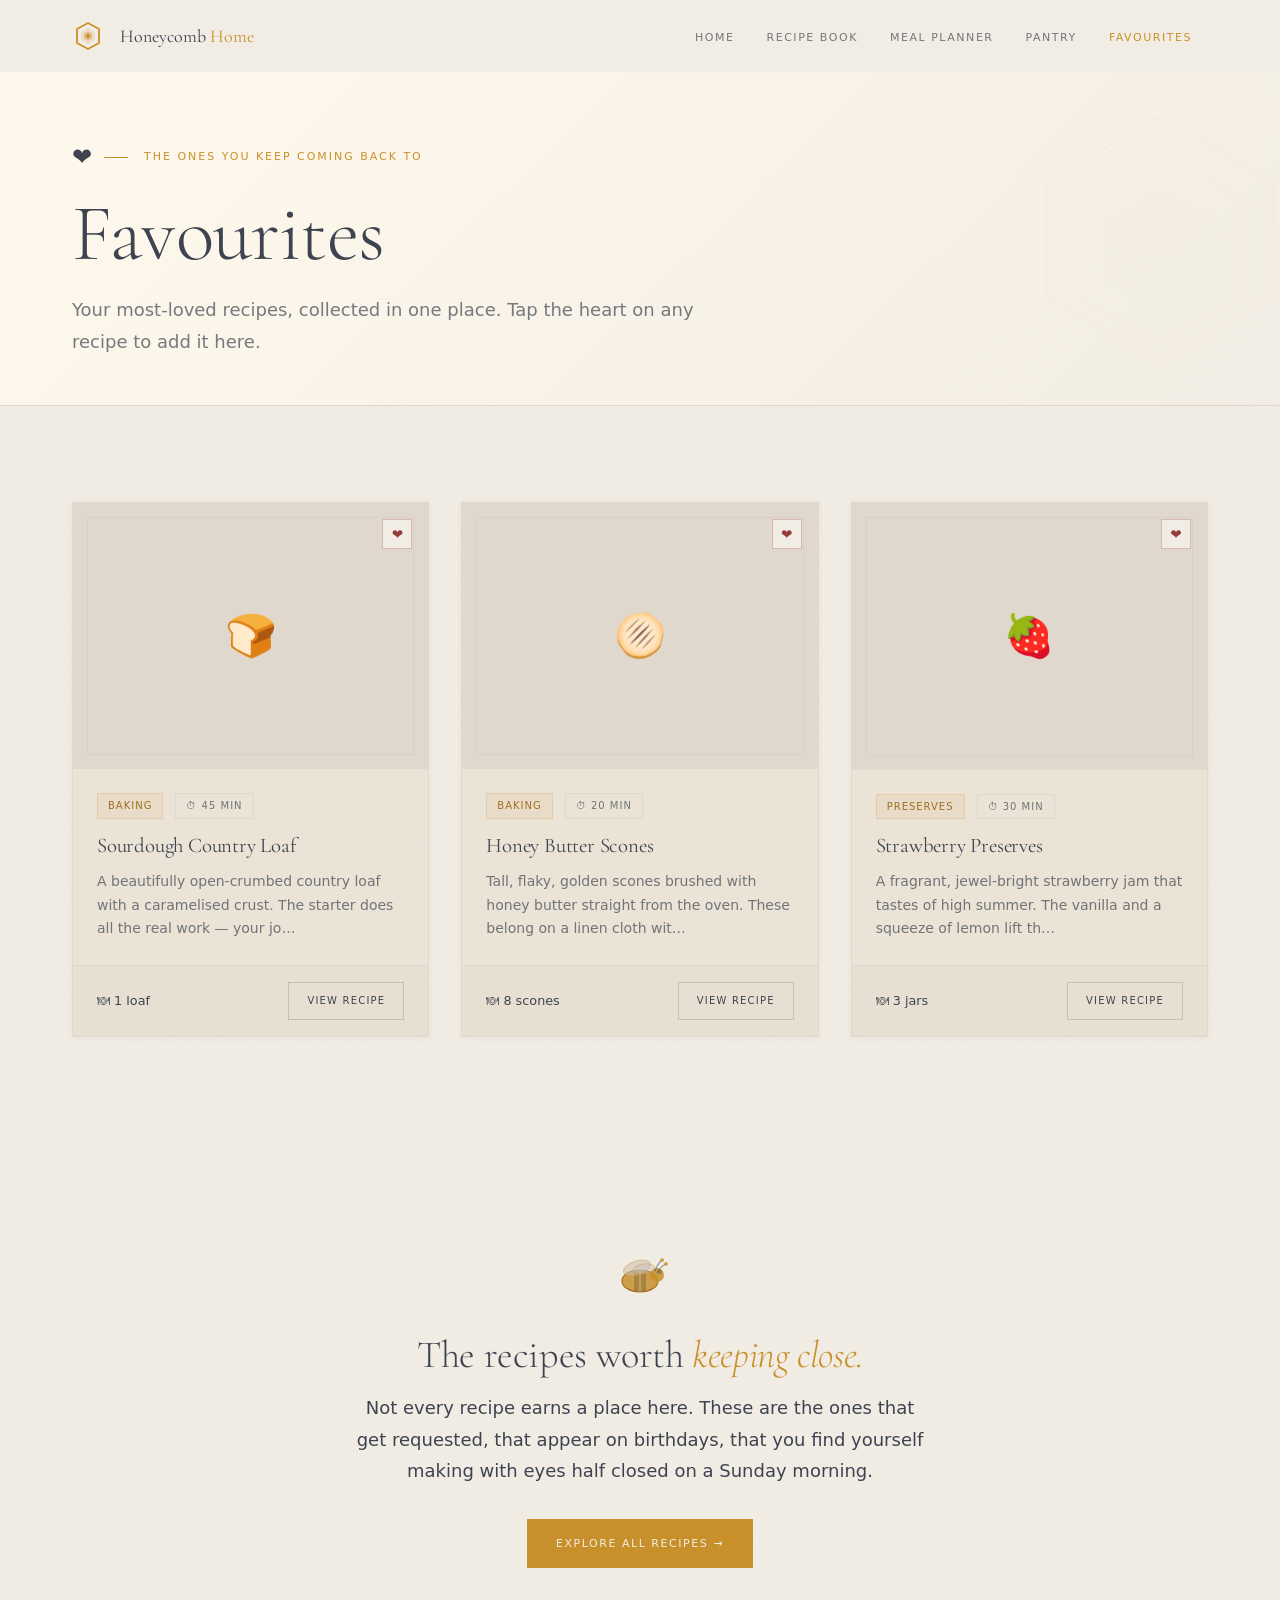
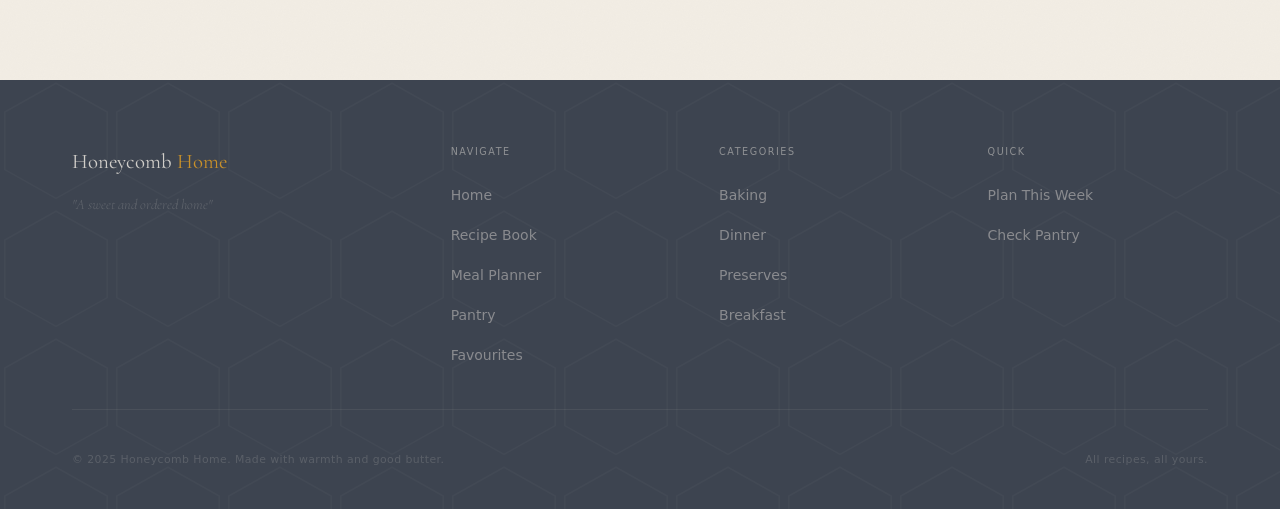
<file: favourites.html>
<!DOCTYPE html>
<html lang="en">
<head>
  <meta charset="UTF-8">
  <meta name="viewport" content="width=device-width, initial-scale=1.0">
  <title>Favourites — Honeycomb Home</title>
  <link rel="preconnect" href="https://fonts.googleapis.com">
  <link rel="preconnect" href="https://fonts.gstatic.com" crossorigin>
  <link href="https://fonts.googleapis.com/css2?family=Cormorant+Garamond:ital,wght@0,400;0,500;0,600;0,700;1,400;1,600&family=DM+Sans:wght@300;400;500;600&display=swap" rel="stylesheet">
  <link rel="stylesheet" href="styles.css">
</head>
<body>

  <!-- NAVIGATION -->
  <nav class="nav" role="navigation" aria-label="Main navigation">
    <div class="nav__inner">
      <a href="index.html" class="nav__brand" aria-label="Honeycomb Home — Home">
        <svg width="32" height="32" viewBox="0 0 32 32" fill="none" xmlns="http://www.w3.org/2000/svg" aria-hidden="true">
          <path d="M16 3 L27 9 L27 23 L16 29 L5 23 L5 9 Z" fill="none" stroke="#C8902A" stroke-width="1.8"/>
          <path d="M16 8 L23 12 L23 20 L16 24 L9 20 L9 12 Z" fill="#C8902A" opacity="0.15"/>
          <path d="M16 11 L20 13.5 L20 18.5 L16 21 L12 18.5 L12 13.5 Z" fill="#C8902A" opacity="0.4"/>
          <circle cx="16" cy="16" r="2" fill="#C8902A"/>
        </svg>
        <span class="nav__wordmark">Honeycomb <span>Home</span></span>
      </a>
      <ul class="nav__links" id="nav-links" role="list">
        <li><a href="index.html" class="nav__link">Home</a></li>
        <li><a href="recipes.html" class="nav__link">Recipe Book</a></li>
        <li><a href="planner.html" class="nav__link">Meal Planner</a></li>
        <li><a href="pantry.html" class="nav__link">Pantry</a></li>
        <li><a href="favourites.html" class="nav__link">Favourites</a></li>
      </ul>
      <button class="nav__toggle" id="nav-toggle" aria-label="Toggle menu" aria-expanded="false">
        <span></span><span></span><span></span>
      </button>
    </div>
  </nav>

  <main class="page-content">

    <!-- PAGE BANNER -->
    <div class="page-banner" style="background:linear-gradient(135deg,#FFF9ED 0%, var(--plaster) 100%);">
      <svg class="page-banner__hex" viewBox="0 0 320 320" fill="none" xmlns="http://www.w3.org/2000/svg" aria-hidden="true">
        <path d="M160 20 L290 95 L290 225 L160 300 L30 225 L30 95 Z" fill="none" stroke="#C8902A" stroke-width="1.5"/>
        <path d="M160 60 L255 115 L255 225 L160 280 L65 225 L65 115 Z" fill="none" stroke="#C8902A" stroke-width="1"/>
        <path d="M160 100 L225 136 L225 208 L160 244 L95 208 L95 136 Z" fill="#C8902A" opacity="0.06"/>
      </svg>
      <div class="container">
        <div style="display:flex;align-items:center;gap:12px;margin-bottom:var(--space-3);">
          <span style="font-size:1.5rem;" aria-hidden="true">❤️</span>
          <span class="page-banner__eyebrow" style="margin-bottom:0;">The ones you keep coming back to</span>
        </div>
        <h1 class="page-banner__title">Favourites</h1>
        <p class="page-banner__desc">Your most-loved recipes, collected in one place. Tap the heart on any recipe to add it here.</p>
      </div>
    </div>

    <!-- FAVOURITES GRID -->
    <section class="section" aria-label="Favourite recipes">
      <div class="container">
        <div class="grid-3" id="favourites-grid" role="list" aria-label="Favourite recipe cards">
          <!-- Rendered by JS -->
        </div>
      </div>
    </section>

    <!-- INSPIRATION STRIP -->
    <section class="section--sm" style="background:var(--cream);" aria-label="Kitchen inspiration">
      <div class="container">
        <div style="max-width:680px;margin:0 auto;text-align:center;padding:var(--space-12) 0;" class="reveal">
          <!-- Bee SVG Illustration -->
          <svg width="60" height="60" viewBox="0 0 60 60" fill="none" xmlns="http://www.w3.org/2000/svg" style="margin:0 auto var(--space-5);" aria-hidden="true">
            <ellipse cx="30" cy="36" rx="18" ry="11" fill="#C8902A" opacity="0.85"/>
            <ellipse cx="30" cy="36" rx="18" ry="11" fill="none" stroke="#A07020" stroke-width="1.2"/>
            <rect x="24" y="25" width="5" height="22" rx="2" fill="#3D4450" opacity="0.28"/>
            <rect x="31" y="25" width="5" height="22" rx="2" fill="#3D4450" opacity="0.28"/>
            <circle cx="47" cy="30" r="7" fill="#C8902A" opacity="0.85"/>
            <circle cx="50" cy="27" r="2" fill="#3D4450" opacity="0.4"/>
            <ellipse cx="27" cy="23" rx="14" ry="7" fill="rgba(200,191,175,0.55)" stroke="rgba(200,144,42,0.4)" stroke-width="1" transform="rotate(-18 27 23)"/>
            <ellipse cx="34" cy="24" rx="11" ry="5" fill="rgba(200,191,175,0.4)" stroke="rgba(200,144,42,0.3)" stroke-width="1" transform="rotate(-8 34 24)"/>
            <path d="M45 26 Q48 18 52 15" stroke="#3D4450" stroke-width="1.2" fill="none" stroke-linecap="round" opacity="0.5"/>
            <path d="M47 28 Q51 21 56 19" stroke="#3D4450" stroke-width="1.2" fill="none" stroke-linecap="round" opacity="0.5"/>
            <circle cx="52" cy="15" r="2" fill="#C8902A" opacity="0.75"/>
            <circle cx="56" cy="19" r="2" fill="#C8902A" opacity="0.75"/>
          </svg>

          <h2 style="font-family:var(--ff-display);font-size:clamp(1.5rem,3.5vw,2.4rem);margin-bottom:var(--space-4);">
            The recipes worth <em style="color:var(--honey);">keeping close.</em>
          </h2>
          <p style="color:var(--slate-light);font-size:var(--fs-md);line-height:1.75;max-width:50ch;margin:0 auto var(--space-8);">
            Not every recipe earns a place here. These are the ones that get requested, that appear on birthdays, that you find yourself making with eyes half closed on a Sunday morning.
          </p>
          <a href="recipes.html" class="btn btn--honey">Explore All Recipes →</a>
        </div>
      </div>
    </section>

  </main>

  <!-- FOOTER -->
  <footer class="footer" role="contentinfo">
    <svg class="footer__hex-bg" viewBox="0 0 800 400" preserveAspectRatio="xMidYMid slice" aria-hidden="true">
      <defs>
        <pattern id="footer-hex" x="0" y="0" width="70" height="80" patternUnits="userSpaceOnUse">
          <path d="M35 2 L67 20 L67 56 L35 74 L3 56 L3 20 Z" fill="none" stroke="#fff" stroke-width="1"/>
        </pattern>
      </defs>
      <rect width="800" height="400" fill="url(#footer-hex)"/>
    </svg>
    <div class="container">
      <div class="footer__inner">
        <div class="footer__brand">
          <div class="footer__wordmark">Honeycomb <span>Home</span></div>
          <p class="footer__tagline">"A sweet and ordered home"</p>
        </div>
        <div>
          <div class="footer__col-title">Navigate</div>
          <ul class="footer__links" role="list">
            <li><a href="index.html" class="footer__link">Home</a></li>
            <li><a href="recipes.html" class="footer__link">Recipe Book</a></li>
            <li><a href="planner.html" class="footer__link">Meal Planner</a></li>
            <li><a href="pantry.html" class="footer__link">Pantry</a></li>
            <li><a href="favourites.html" class="footer__link">Favourites</a></li>
          </ul>
        </div>
        <div>
          <div class="footer__col-title">Categories</div>
          <ul class="footer__links" role="list">
            <li><a href="recipes.html" class="footer__link">Baking</a></li>
            <li><a href="recipes.html" class="footer__link">Dinner</a></li>
            <li><a href="recipes.html" class="footer__link">Preserves</a></li>
            <li><a href="recipes.html" class="footer__link">Breakfast</a></li>
          </ul>
        </div>
        <div>
          <div class="footer__col-title">Quick</div>
          <ul class="footer__links" role="list">
            <li><a href="planner.html" class="footer__link">Plan This Week</a></li>
            <li><a href="pantry.html" class="footer__link">Check Pantry</a></li>
          </ul>
        </div>
      </div>
      <div class="footer__bottom">
        <span>© 2025 Honeycomb Home. Made with warmth and good butter.</span>
        <span>All recipes, all yours.</span>
      </div>
    </div>
  </footer>

  <script src="app.js"></script>
</body>
</html>
</file>
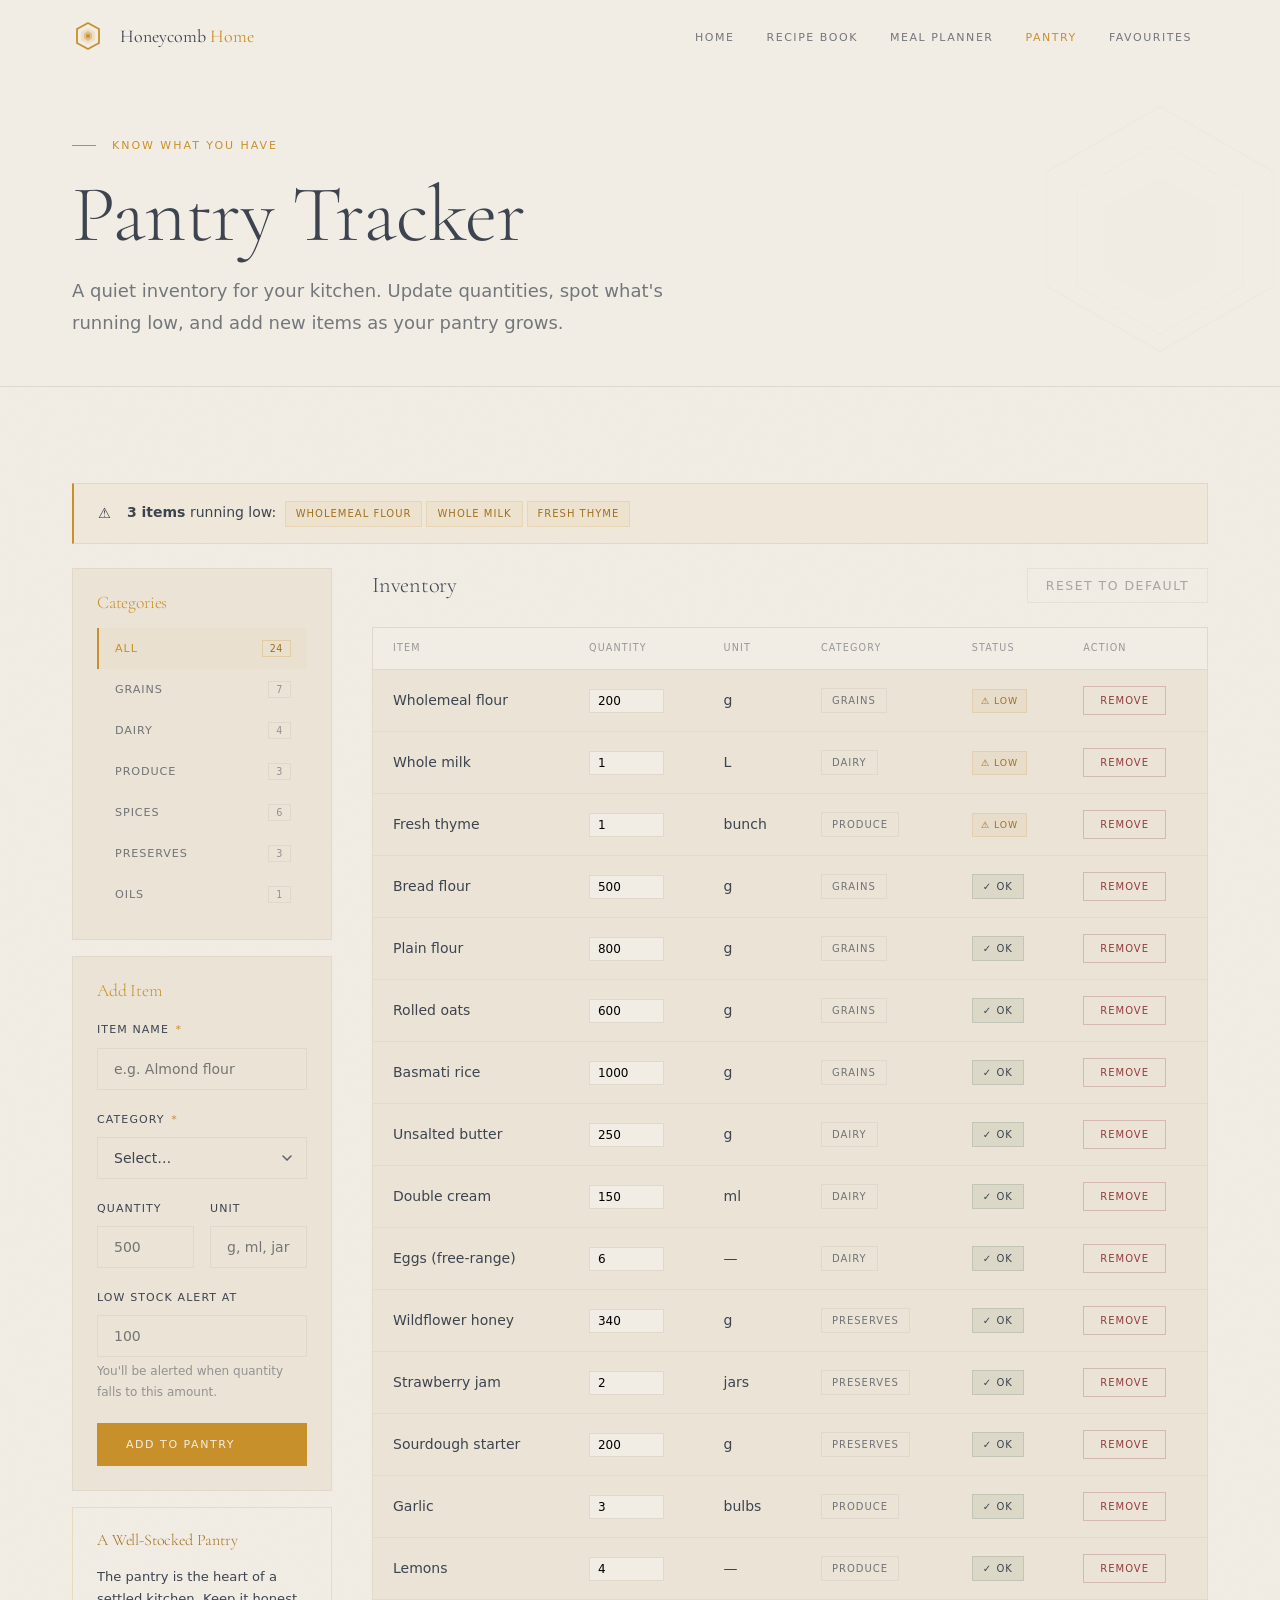
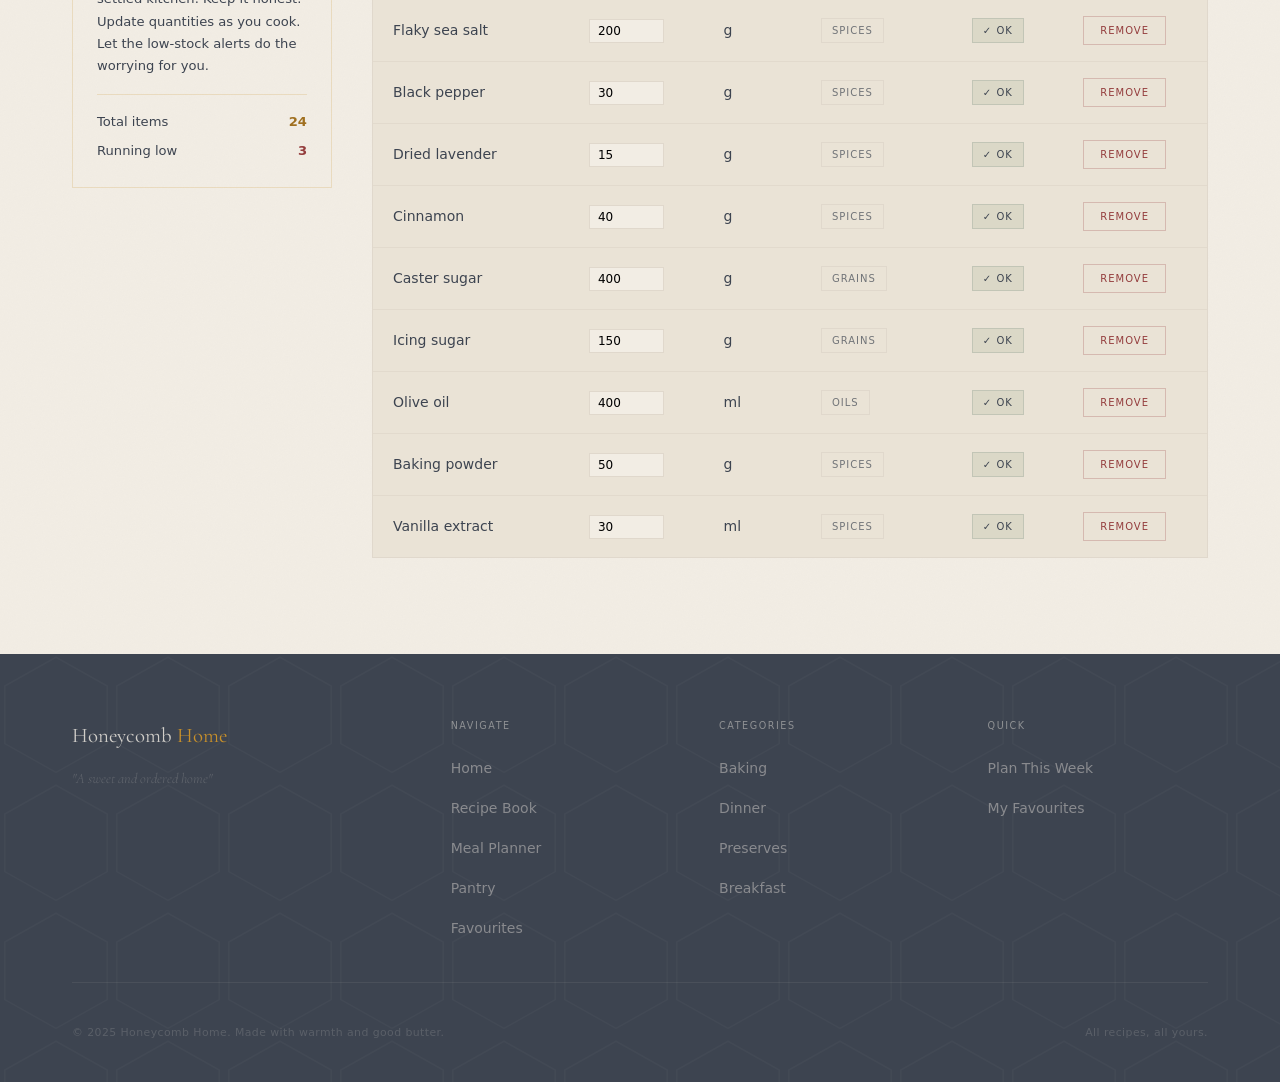
<file: pantry.html>
<!DOCTYPE html>
<html lang="en">
<head>
  <meta charset="UTF-8">
  <meta name="viewport" content="width=device-width, initial-scale=1.0">
  <title>Pantry Tracker — Honeycomb Home</title>
  <link rel="preconnect" href="https://fonts.googleapis.com">
  <link rel="preconnect" href="https://fonts.gstatic.com" crossorigin>
  <link href="https://fonts.googleapis.com/css2?family=Cormorant+Garamond:ital,wght@0,400;0,500;0,600;0,700;1,400;1,600&family=DM+Sans:wght@300;400;500;600&display=swap" rel="stylesheet">
  <link rel="stylesheet" href="styles.css">
</head>
<body>

  <!-- NAVIGATION -->
  <nav class="nav" role="navigation" aria-label="Main navigation">
    <div class="nav__inner">
      <a href="index.html" class="nav__brand" aria-label="Honeycomb Home — Home">
        <svg width="32" height="32" viewBox="0 0 32 32" fill="none" xmlns="http://www.w3.org/2000/svg" aria-hidden="true">
          <path d="M16 3 L27 9 L27 23 L16 29 L5 23 L5 9 Z" fill="none" stroke="#C8902A" stroke-width="1.8"/>
          <path d="M16 8 L23 12 L23 20 L16 24 L9 20 L9 12 Z" fill="#C8902A" opacity="0.15"/>
          <path d="M16 11 L20 13.5 L20 18.5 L16 21 L12 18.5 L12 13.5 Z" fill="#C8902A" opacity="0.4"/>
          <circle cx="16" cy="16" r="2" fill="#C8902A"/>
        </svg>
        <span class="nav__wordmark">Honeycomb <span>Home</span></span>
      </a>
      <ul class="nav__links" id="nav-links" role="list">
        <li><a href="index.html" class="nav__link">Home</a></li>
        <li><a href="recipes.html" class="nav__link">Recipe Book</a></li>
        <li><a href="planner.html" class="nav__link">Meal Planner</a></li>
        <li><a href="pantry.html" class="nav__link">Pantry</a></li>
        <li><a href="favourites.html" class="nav__link">Favourites</a></li>
      </ul>
      <button class="nav__toggle" id="nav-toggle" aria-label="Toggle menu" aria-expanded="false">
        <span></span><span></span><span></span>
      </button>
    </div>
  </nav>

  <main class="page-content">

    <!-- PAGE BANNER -->
    <div class="page-banner">
      <svg class="page-banner__hex" viewBox="0 0 320 320" fill="none" xmlns="http://www.w3.org/2000/svg" aria-hidden="true">
        <path d="M160 20 L290 95 L290 225 L160 300 L30 225 L30 95 Z" fill="none" stroke="#C8902A" stroke-width="1.5"/>
        <path d="M160 60 L255 115 L255 225 L160 280 L65 225 L65 115 Z" fill="none" stroke="#C8902A" stroke-width="1"/>
        <path d="M160 100 L225 136 L225 208 L160 244 L95 208 L95 136 Z" fill="#C8902A" opacity="0.06"/>
      </svg>
      <div class="container">
        <div class="page-banner__eyebrow">Know What You Have</div>
        <h1 class="page-banner__title">Pantry Tracker</h1>
        <p class="page-banner__desc">A quiet inventory for your kitchen. Update quantities, spot what's running low, and add new items as your pantry grows.</p>
      </div>
    </div>

    <!-- PANTRY SECTION -->
    <section class="section" aria-label="Pantry inventory">
      <div class="container">

        <!-- LOW STOCK ALERT -->
        <div id="pantry-alert" style="display:none;" class="pantry-alert" role="alert" aria-live="polite">
          <!-- Rendered by JS -->
        </div>

        <div class="pantry-layout">

          <!-- SIDEBAR -->
          <aside aria-label="Pantry categories and add item form">

            <!-- CATEGORY NAVIGATION -->
            <div class="pantry-sidebar__card">
              <h3 style="font-family:var(--ff-display);font-size:1.1rem;margin-bottom:1rem;color:var(--honey);">Categories</h3>
              <div id="pantry-cat-nav" class="pantry-categories" role="group" aria-label="Filter by category">
                <!-- Rendered by JS -->
              </div>
            </div>

            <!-- ADD ITEM FORM -->
            <div class="pantry-sidebar__card">
              <h3 style="font-family:var(--ff-display);font-size:1.1rem;margin-bottom:1.25rem;color:var(--honey);">Add Item</h3>
              <form id="add-pantry-form" novalidate>
                <div class="form-group">
                  <label class="form-label" for="pantry-name">Item Name <span>*</span></label>
                  <input type="text" id="pantry-name" name="name" class="form-input" placeholder="e.g. Almond flour" required>
                </div>
                <div class="form-group">
                  <label class="form-label" for="pantry-category">Category <span>*</span></label>
                  <select id="pantry-category" name="category" class="form-input form-select" required>
                    <option value="" disabled selected>Select…</option>
                    <option value="Grains">Grains</option>
                    <option value="Dairy">Dairy</option>
                    <option value="Produce">Produce</option>
                    <option value="Spices">Spices</option>
                    <option value="Preserves">Preserves</option>
                    <option value="Oils">Oils</option>
                  </select>
                </div>
                <div class="form-row">
                  <div class="form-group">
                    <label class="form-label" for="pantry-qty">Quantity</label>
                    <input type="number" id="pantry-qty" name="quantity" class="form-input" placeholder="500" min="0" step="0.1">
                  </div>
                  <div class="form-group">
                    <label class="form-label" for="pantry-unit">Unit</label>
                    <input type="text" id="pantry-unit" name="unit" class="form-input" placeholder="g, ml, jars">
                  </div>
                </div>
                <div class="form-group">
                  <label class="form-label" for="pantry-threshold">Low Stock Alert at</label>
                  <input type="number" id="pantry-threshold" name="lowThreshold" class="form-input" placeholder="100" min="0" step="0.1">
                  <p class="form-hint">You'll be alerted when quantity falls to this amount.</p>
                </div>
                <button type="submit" class="btn btn--honey" style="width:100%;">Add to Pantry</button>
              </form>
            </div>

            <!-- PANTRY STATS -->
            <div class="pantry-sidebar__card" style="background:var(--amber-soft);border-color:rgba(200,144,42,0.2);">
              <h3 style="font-family:var(--ff-display);font-size:1rem;color:var(--honey-dark);margin-bottom:1rem;">A Well-Stocked Pantry</h3>
              <p style="font-size:0.82rem;color:var(--slate-light);line-height:1.7;">
                The pantry is the heart of a settled kitchen. Keep it honest. Update quantities as you cook. Let the low-stock alerts do the worrying for you.
              </p>
              <div style="margin-top:1rem;padding-top:1rem;border-top:1px solid rgba(200,144,42,0.2);">
                <div style="display:flex;justify-content:space-between;font-size:0.82rem;margin-bottom:6px;">
                  <span style="color:var(--slate-light);">Total items</span>
                  <strong id="pantry-stat-total" style="color:var(--honey-dark);">—</strong>
                </div>
                <div style="display:flex;justify-content:space-between;font-size:0.82rem;">
                  <span style="color:var(--slate-light);">Running low</span>
                  <strong id="pantry-stat-low" style="color:var(--red);">—</strong>
                </div>
              </div>
            </div>

          </aside>

          <!-- MAIN TABLE -->
          <div class="pantry-main" role="region" aria-label="Pantry inventory table">
            <div style="display:flex;align-items:center;justify-content:space-between;margin-bottom:1.5rem;">
              <h2 style="font-family:var(--ff-display);font-size:1.4rem;">Inventory</h2>
              <button class="btn btn--ghost btn--sm" id="reset-pantry-btn" style="font-size:0.78rem;opacity:0.6;">
                Reset to Default
              </button>
            </div>
            <div class="pantry-table">
              <table>
                <thead>
                  <tr>
                    <th>Item</th>
                    <th>Quantity</th>
                    <th>Unit</th>
                    <th>Category</th>
                    <th>Status</th>
                    <th>Action</th>
                  </tr>
                </thead>
                <tbody id="pantry-tbody">
                  <!-- Rendered by JS -->
                </tbody>
              </table>
            </div>
          </div>

        </div>
      </div>
    </section>

  </main>

  <!-- FOOTER -->
  <footer class="footer" role="contentinfo">
    <svg class="footer__hex-bg" viewBox="0 0 800 400" preserveAspectRatio="xMidYMid slice" aria-hidden="true">
      <defs>
        <pattern id="footer-hex" x="0" y="0" width="70" height="80" patternUnits="userSpaceOnUse">
          <path d="M35 2 L67 20 L67 56 L35 74 L3 56 L3 20 Z" fill="none" stroke="#fff" stroke-width="1"/>
        </pattern>
      </defs>
      <rect width="800" height="400" fill="url(#footer-hex)"/>
    </svg>
    <div class="container">
      <div class="footer__inner">
        <div class="footer__brand">
          <div class="footer__wordmark">Honeycomb <span>Home</span></div>
          <p class="footer__tagline">"A sweet and ordered home"</p>
        </div>
        <div>
          <div class="footer__col-title">Navigate</div>
          <ul class="footer__links" role="list">
            <li><a href="index.html" class="footer__link">Home</a></li>
            <li><a href="recipes.html" class="footer__link">Recipe Book</a></li>
            <li><a href="planner.html" class="footer__link">Meal Planner</a></li>
            <li><a href="pantry.html" class="footer__link">Pantry</a></li>
            <li><a href="favourites.html" class="footer__link">Favourites</a></li>
          </ul>
        </div>
        <div>
          <div class="footer__col-title">Categories</div>
          <ul class="footer__links" role="list">
            <li><a href="recipes.html" class="footer__link">Baking</a></li>
            <li><a href="recipes.html" class="footer__link">Dinner</a></li>
            <li><a href="recipes.html" class="footer__link">Preserves</a></li>
            <li><a href="recipes.html" class="footer__link">Breakfast</a></li>
          </ul>
        </div>
        <div>
          <div class="footer__col-title">Quick</div>
          <ul class="footer__links" role="list">
            <li><a href="planner.html" class="footer__link">Plan This Week</a></li>
            <li><a href="favourites.html" class="footer__link">My Favourites</a></li>
          </ul>
        </div>
      </div>
      <div class="footer__bottom">
        <span>© 2025 Honeycomb Home. Made with warmth and good butter.</span>
        <span>All recipes, all yours.</span>
      </div>
    </div>
  </footer>

  <script src="app.js"></script>
  <script>
    // Pantry stats update and reset button
    document.addEventListener('DOMContentLoaded', () => {
      // Update stats display
      function updateStats() {
        const items = JSON.parse(localStorage.getItem('hh_pantry') || '[]');
        const low = items.filter(i => parseFloat(i.quantity) <= parseFloat(i.lowThreshold));
        const statTotal = document.getElementById('pantry-stat-total');
        const statLow   = document.getElementById('pantry-stat-low');
        if (statTotal) statTotal.textContent = items.length;
        if (statLow)   statLow.textContent = low.length;
      }
      // Observe DOM changes to keep stats updated
      const tbody = document.getElementById('pantry-tbody');
      if (tbody) {
        new MutationObserver(updateStats).observe(tbody, { childList: true, subtree: true });
      }
      setTimeout(updateStats, 200);

      // Reset pantry to seed data
      document.getElementById('reset-pantry-btn')?.addEventListener('click', () => {
        if (confirm('Reset the pantry to default items? This will replace your current inventory.')) {
          localStorage.removeItem('hh_pantry');
          location.reload();
        }
      });
    });
  </script>
</body>
</html>
</file>
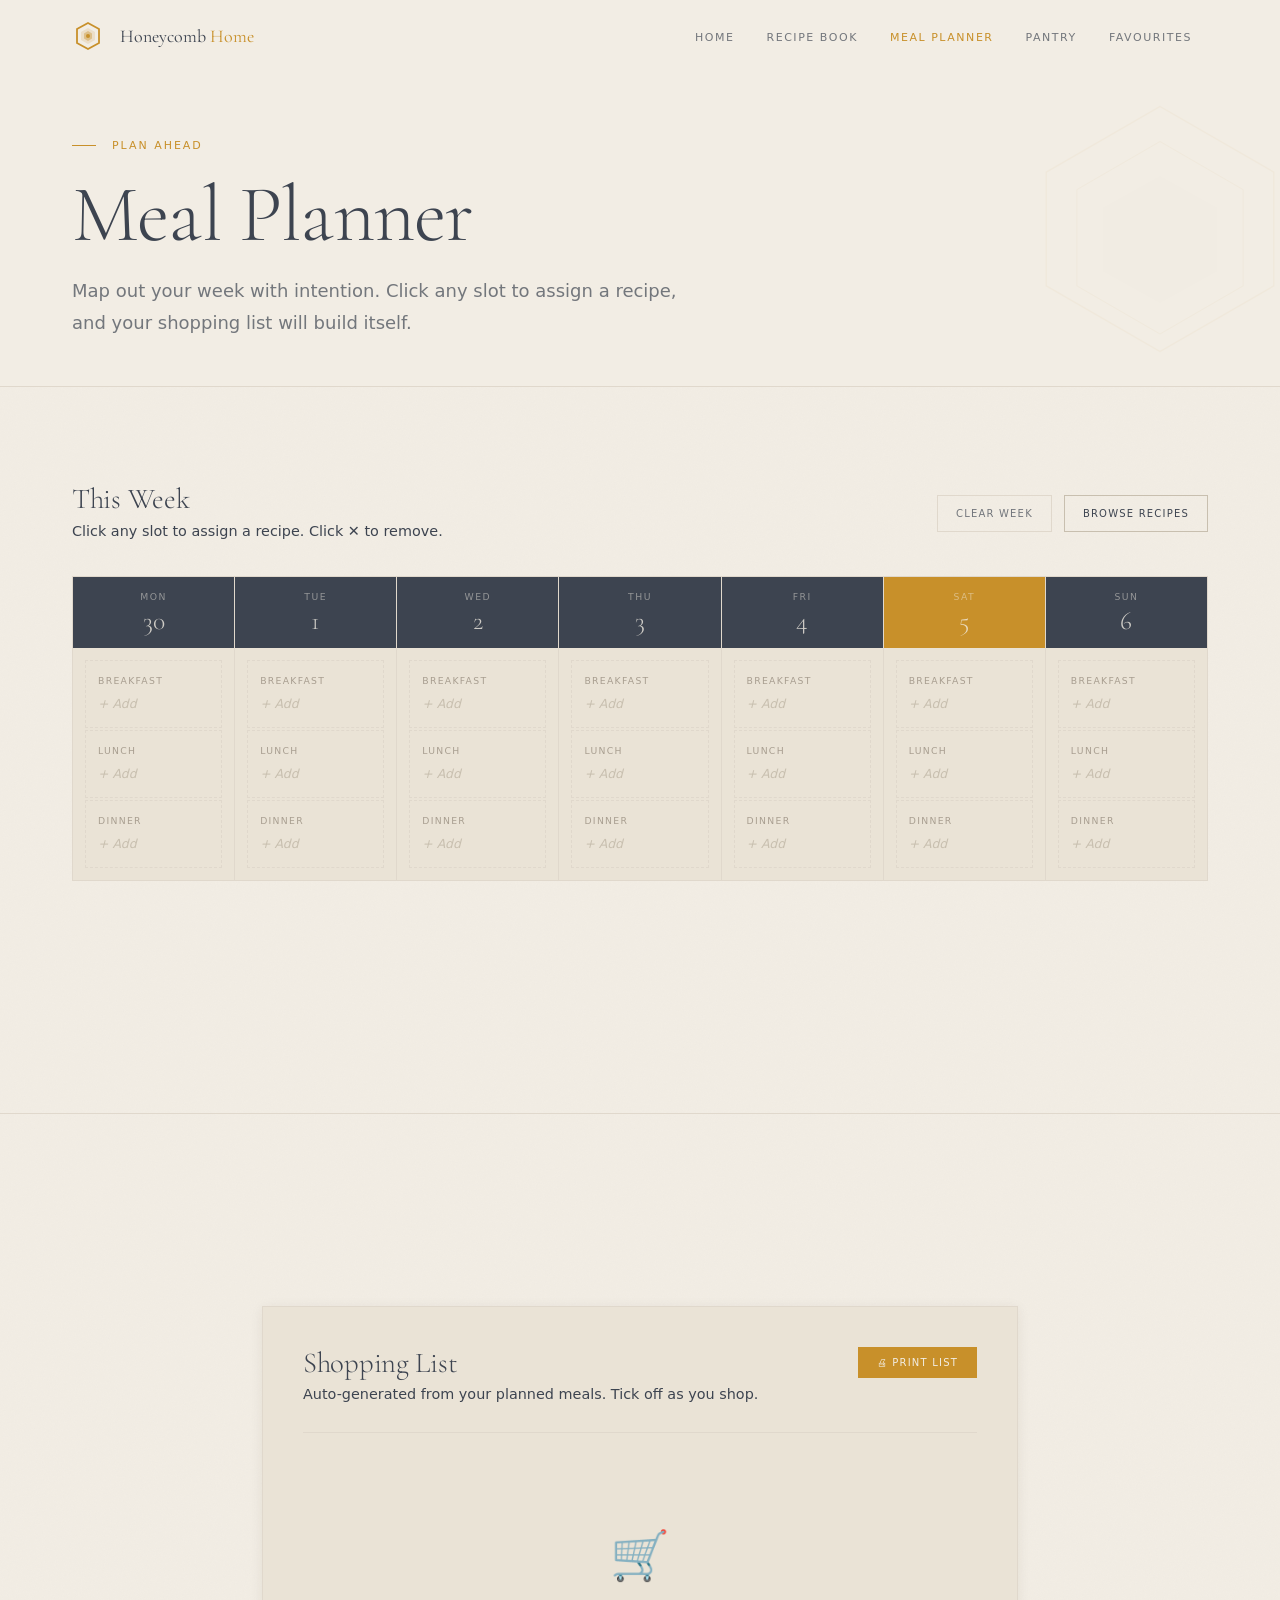
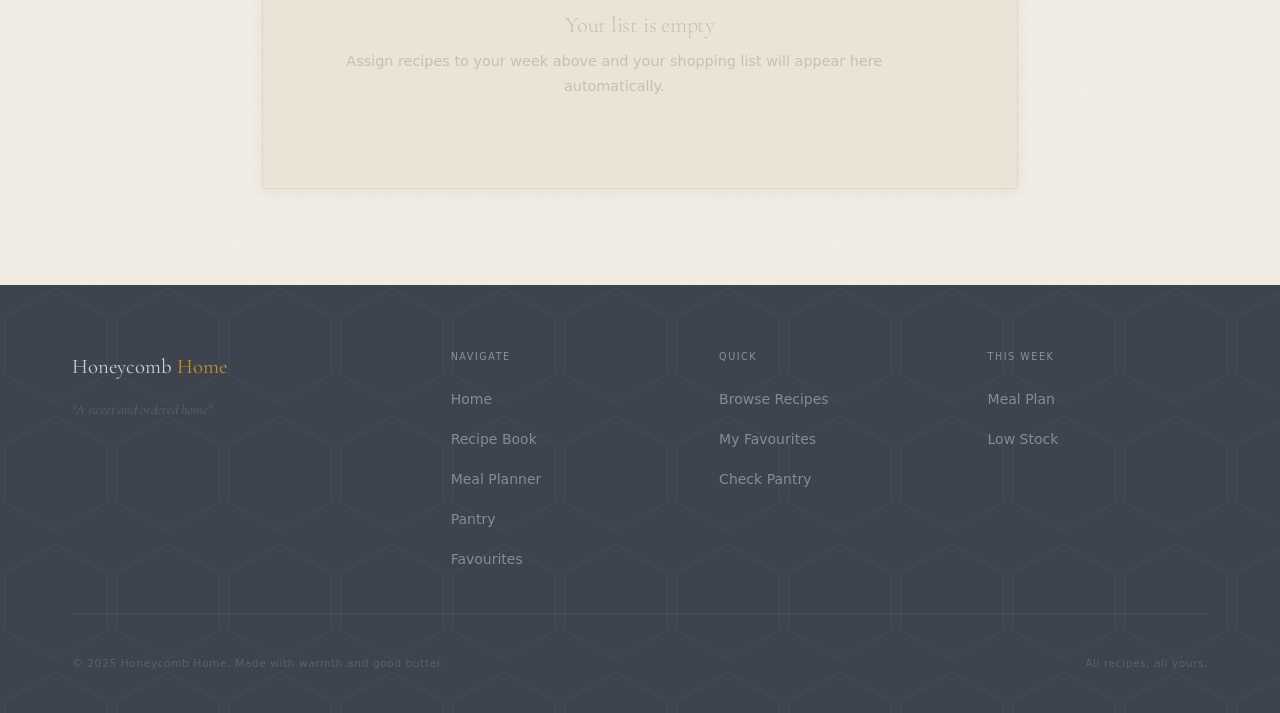
<file: planner.html>
<!DOCTYPE html>
<html lang="en">
<head>
  <meta charset="UTF-8">
  <meta name="viewport" content="width=device-width, initial-scale=1.0">
  <title>Meal Planner — Honeycomb Home</title>
  <link rel="preconnect" href="https://fonts.googleapis.com">
  <link rel="preconnect" href="https://fonts.gstatic.com" crossorigin>
  <link href="https://fonts.googleapis.com/css2?family=Cormorant+Garamond:ital,wght@0,400;0,500;0,600;0,700;1,400;1,600&family=DM+Sans:wght@300;400;500;600&display=swap" rel="stylesheet">
  <link rel="stylesheet" href="styles.css">
  <style>
    @media print {
      .no-print { display: none !important; }
      .nav, .footer, .planner-section { display: none !important; }
      .page-content { padding-top: 0 !important; }
      body { background: white; }
      .shopping-list { box-shadow: none; border: 1px solid #ddd; }
      @page { margin: 1.5cm; size: A4; }
    }
  </style>
</head>
<body>

  <!-- NAVIGATION -->
  <nav class="nav no-print" role="navigation" aria-label="Main navigation">
    <div class="nav__inner">
      <a href="index.html" class="nav__brand" aria-label="Honeycomb Home — Home">
        <svg width="32" height="32" viewBox="0 0 32 32" fill="none" xmlns="http://www.w3.org/2000/svg" aria-hidden="true">
          <path d="M16 3 L27 9 L27 23 L16 29 L5 23 L5 9 Z" fill="none" stroke="#C8902A" stroke-width="1.8"/>
          <path d="M16 8 L23 12 L23 20 L16 24 L9 20 L9 12 Z" fill="#C8902A" opacity="0.15"/>
          <path d="M16 11 L20 13.5 L20 18.5 L16 21 L12 18.5 L12 13.5 Z" fill="#C8902A" opacity="0.4"/>
          <circle cx="16" cy="16" r="2" fill="#C8902A"/>
        </svg>
        <span class="nav__wordmark">Honeycomb <span>Home</span></span>
      </a>
      <ul class="nav__links" id="nav-links" role="list">
        <li><a href="index.html" class="nav__link">Home</a></li>
        <li><a href="recipes.html" class="nav__link">Recipe Book</a></li>
        <li><a href="planner.html" class="nav__link">Meal Planner</a></li>
        <li><a href="pantry.html" class="nav__link">Pantry</a></li>
        <li><a href="favourites.html" class="nav__link">Favourites</a></li>
      </ul>
      <button class="nav__toggle" id="nav-toggle" aria-label="Toggle menu" aria-expanded="false">
        <span></span><span></span><span></span>
      </button>
    </div>
  </nav>

  <main class="page-content">

    <!-- PAGE BANNER -->
    <div class="page-banner">
      <svg class="page-banner__hex" viewBox="0 0 320 320" fill="none" xmlns="http://www.w3.org/2000/svg" aria-hidden="true">
        <path d="M160 20 L290 95 L290 225 L160 300 L30 225 L30 95 Z" fill="none" stroke="#C8902A" stroke-width="1.5"/>
        <path d="M160 60 L255 115 L255 225 L160 280 L65 225 L65 115 Z" fill="none" stroke="#C8902A" stroke-width="1"/>
        <path d="M160 100 L225 136 L225 208 L160 244 L95 208 L95 136 Z" fill="#C8902A" opacity="0.06"/>
      </svg>
      <div class="container">
        <div class="page-banner__eyebrow">Plan Ahead</div>
        <h1 class="page-banner__title">Meal Planner</h1>
        <p class="page-banner__desc">Map out your week with intention. Click any slot to assign a recipe, and your shopping list will build itself.</p>
      </div>
    </div>

    <!-- WEEKLY PLANNER -->
    <section class="section planner-section" aria-label="Weekly meal planner">
      <div class="container">
        <div class="flex-between mb-8 no-print" style="flex-wrap:wrap;gap:1rem;">
          <div>
            <h2 style="font-family:var(--ff-display);font-size:1.8rem;">This Week</h2>
            <p style="color:var(--slate-light);font-size:0.9rem;margin-top:4px;">Click any slot to assign a recipe. Click ✕ to remove.</p>
          </div>
          <div style="display:flex;gap:12px;flex-wrap:wrap;">
            <button class="btn btn--ghost btn--sm" id="clear-planner">Clear Week</button>
            <a href="recipes.html" class="btn btn--outline btn--sm">Browse Recipes</a>
          </div>
        </div>

        <!-- PLANNER GRID -->
        <div class="planner-grid" id="planner-grid" role="grid" aria-label="Weekly meal plan">
          <!-- Rendered by JS -->
        </div>
      </div>
    </section>

    <hr class="divider">

    <!-- SHOPPING LIST -->
    <section class="section" aria-labelledby="shopping-list-title">
      <div class="container container--narrow">
        <div class="shopping-list">
          <div class="shopping-list__header">
            <div>
              <h2 class="shopping-list__title" id="shopping-list-title" style="font-family:var(--ff-display);font-size:1.8rem;">Shopping List</h2>
              <p style="color:var(--slate-light);font-size:0.9rem;margin-top:4px;">Auto-generated from your planned meals. Tick off as you shop.</p>
            </div>
            <button class="btn btn--honey btn--sm no-print" id="print-shopping" aria-label="Print shopping list">
              🖨 Print List
            </button>
          </div>

          <div id="shopping-empty" style="text-align:center;padding:var(--space-12) 0;color:var(--stone);">
            <div style="font-size:3rem;margin-bottom:var(--space-4);">🛒</div>
            <h3 style="font-family:var(--ff-display);color:var(--slate-light);font-size:1.4rem;margin-bottom:var(--space-3);">Your list is empty</h3>
            <p style="font-size:0.9rem;">Assign recipes to your week above and your shopping list will appear here automatically.</p>
          </div>

          <div id="shopping-list-items" style="display:none;">
            <!-- Rendered by JS -->
          </div>

          <!-- Print header (visible only when printing) -->
          <div style="display:none;" class="print-header">
            <h1 style="font-family:var(--ff-display);">Honeycomb Home — Shopping List</h1>
            <p style="color:#666;font-size:0.9rem;">Generated from this week's meal plan</p>
            <hr style="margin:1rem 0;">
          </div>
        </div>
      </div>
    </section>

  </main>

  <!-- FOOTER -->
  <footer class="footer no-print" role="contentinfo">
    <svg class="footer__hex-bg" viewBox="0 0 800 400" preserveAspectRatio="xMidYMid slice" aria-hidden="true">
      <defs>
        <pattern id="footer-hex" x="0" y="0" width="70" height="80" patternUnits="userSpaceOnUse">
          <path d="M35 2 L67 20 L67 56 L35 74 L3 56 L3 20 Z" fill="none" stroke="#fff" stroke-width="1"/>
        </pattern>
      </defs>
      <rect width="800" height="400" fill="url(#footer-hex)"/>
    </svg>
    <div class="container">
      <div class="footer__inner">
        <div class="footer__brand">
          <div class="footer__wordmark">Honeycomb <span>Home</span></div>
          <p class="footer__tagline">"A sweet and ordered home"</p>
        </div>
        <div>
          <div class="footer__col-title">Navigate</div>
          <ul class="footer__links" role="list">
            <li><a href="index.html" class="footer__link">Home</a></li>
            <li><a href="recipes.html" class="footer__link">Recipe Book</a></li>
            <li><a href="planner.html" class="footer__link">Meal Planner</a></li>
            <li><a href="pantry.html" class="footer__link">Pantry</a></li>
            <li><a href="favourites.html" class="footer__link">Favourites</a></li>
          </ul>
        </div>
        <div>
          <div class="footer__col-title">Quick</div>
          <ul class="footer__links" role="list">
            <li><a href="recipes.html" class="footer__link">Browse Recipes</a></li>
            <li><a href="favourites.html" class="footer__link">My Favourites</a></li>
            <li><a href="pantry.html" class="footer__link">Check Pantry</a></li>
          </ul>
        </div>
        <div>
          <div class="footer__col-title">This Week</div>
          <ul class="footer__links" role="list">
            <li><a href="planner.html" class="footer__link">Meal Plan</a></li>
            <li><a href="pantry.html" class="footer__link">Low Stock</a></li>
          </ul>
        </div>
      </div>
      <div class="footer__bottom">
        <span>© 2025 Honeycomb Home. Made with warmth and good butter.</span>
        <span>All recipes, all yours.</span>
      </div>
    </div>
  </footer>

  <!-- RECIPE PICKER MODAL -->
  <div class="modal-overlay" id="picker-overlay" role="dialog" aria-modal="true" aria-labelledby="picker-title">
    <div class="modal" style="max-width:480px;">
      <div class="modal__header">
        <h2 class="modal__title" id="picker-title">Choose a Recipe</h2>
        <button class="modal__close" id="picker-close" aria-label="Close picker">✕</button>
      </div>
      <div class="modal__body" style="padding-top:0;">
        <div style="padding:var(--space-4) 0 var(--space-5);">
          <div class="filter-bar__search" style="margin-bottom:0;">
            <span class="filter-bar__search-icon" aria-hidden="true">🔍</span>
            <input
              type="search"
              id="picker-search"
              placeholder="Search recipes…"
              class="form-input"
              style="padding-left:2.5rem;"
              aria-label="Search recipes"
            >
          </div>
        </div>
        <div id="picker-grid" style="max-height:360px;overflow-y:auto;display:flex;flex-direction:column;gap:4px;" role="listbox">
          <!-- Rendered by JS -->
        </div>
      </div>
    </div>
  </div>

  <script src="app.js"></script>
</body>
</html>
</file>
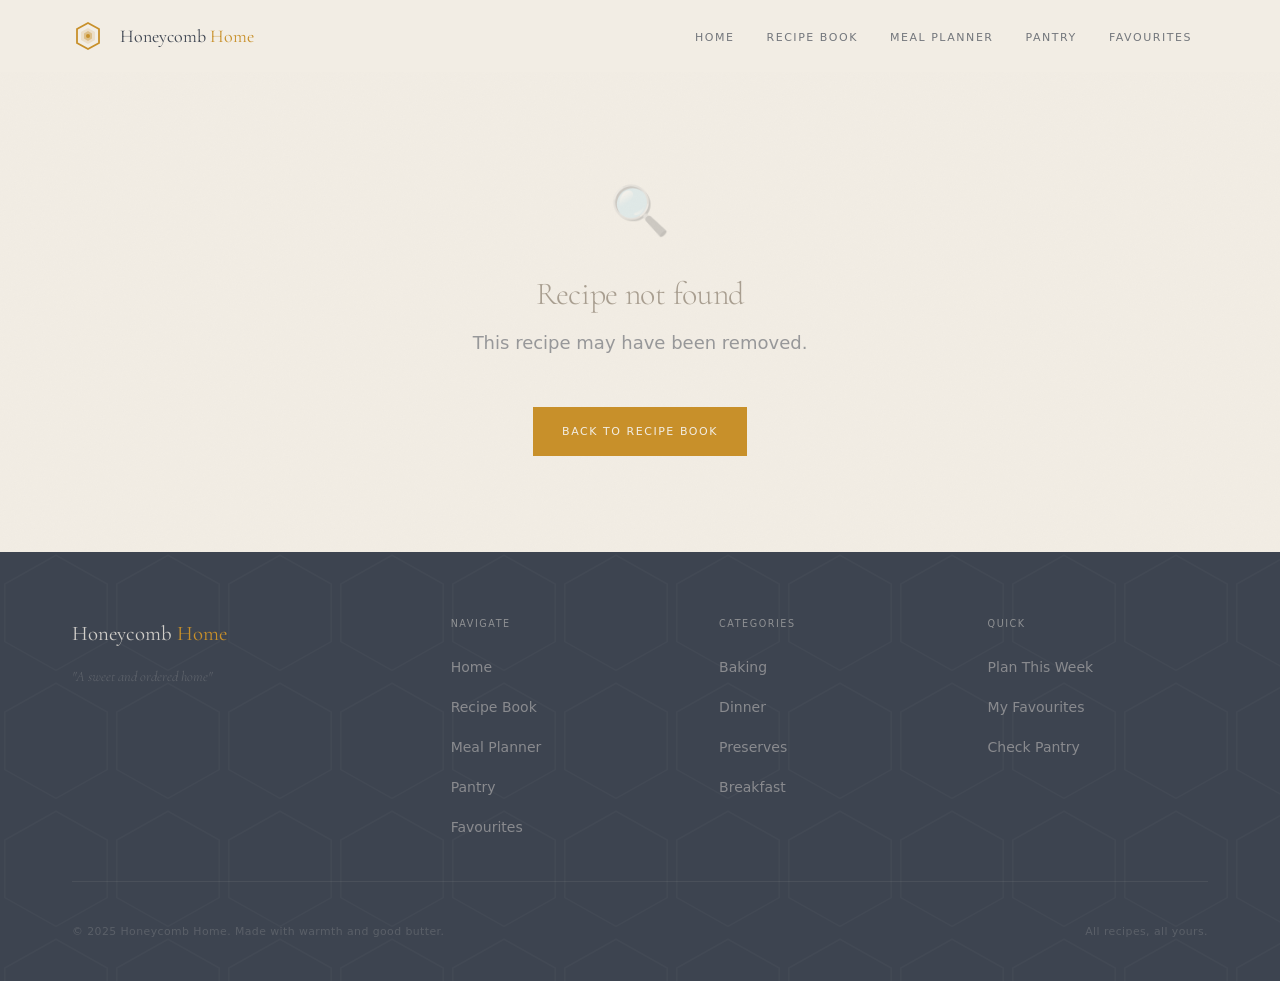
<file: recipe-detail.html>
<!DOCTYPE html>
<html lang="en">
<head>
  <meta charset="UTF-8">
  <meta name="viewport" content="width=device-width, initial-scale=1.0">
  <title>Recipe — Honeycomb Home</title>
  <link rel="preconnect" href="https://fonts.googleapis.com">
  <link rel="preconnect" href="https://fonts.gstatic.com" crossorigin>
  <link href="https://fonts.googleapis.com/css2?family=Cormorant+Garamond:ital,wght@0,400;0,500;0,600;0,700;1,400;1,600&family=DM+Sans:wght@300;400;500;600&display=swap" rel="stylesheet">
  <link rel="stylesheet" href="styles.css">
  <style>
    @media print {
      .no-print { display: none !important; }
      .nav, .footer { display: none !important; }
      .page-content { padding-top: 0 !important; }
      body { background: white; }
      .recipe-hero { background: white !important; padding: 1cm 0 !important; }
      .recipe-body { grid-template-columns: 250px 1fr !important; gap: 1cm !important; }
      .ingredient-item { break-inside: avoid; }
      .step-item { break-inside: avoid; }
      h1 { font-size: 28pt !important; }
      @page { margin: 1.5cm; }
    }
  </style>
</head>
<body>

  <!-- NAVIGATION -->
  <nav class="nav no-print" role="navigation" aria-label="Main navigation">
    <div class="nav__inner">
      <a href="index.html" class="nav__brand" aria-label="Honeycomb Home — Home">
        <svg width="32" height="32" viewBox="0 0 32 32" fill="none" xmlns="http://www.w3.org/2000/svg" aria-hidden="true">
          <path d="M16 3 L27 9 L27 23 L16 29 L5 23 L5 9 Z" fill="none" stroke="#C8902A" stroke-width="1.8"/>
          <path d="M16 8 L23 12 L23 20 L16 24 L9 20 L9 12 Z" fill="#C8902A" opacity="0.15"/>
          <path d="M16 11 L20 13.5 L20 18.5 L16 21 L12 18.5 L12 13.5 Z" fill="#C8902A" opacity="0.4"/>
          <circle cx="16" cy="16" r="2" fill="#C8902A"/>
        </svg>
        <span class="nav__wordmark">Honeycomb <span>Home</span></span>
      </a>
      <ul class="nav__links" id="nav-links" role="list">
        <li><a href="index.html" class="nav__link">Home</a></li>
        <li><a href="recipes.html" class="nav__link">Recipe Book</a></li>
        <li><a href="planner.html" class="nav__link">Meal Planner</a></li>
        <li><a href="pantry.html" class="nav__link">Pantry</a></li>
        <li><a href="favourites.html" class="nav__link">Favourites</a></li>
      </ul>
      <button class="nav__toggle" id="nav-toggle" aria-label="Toggle menu" aria-expanded="false">
        <span></span><span></span><span></span>
      </button>
    </div>
  </nav>

  <main class="page-content" id="recipe-detail-container">
    <!-- Content is fully rendered by JS based on URL ?id= parameter -->
    <div style="display:flex;align-items:center;justify-content:center;min-height:60vh;">
      <div style="text-align:center;opacity:0.5;">
        <div style="font-size:3rem;margin-bottom:1rem;">🍯</div>
        <p>Loading recipe…</p>
      </div>
    </div>
  </main>

  <!-- FOOTER -->
  <footer class="footer no-print" role="contentinfo">
    <svg class="footer__hex-bg" viewBox="0 0 800 400" preserveAspectRatio="xMidYMid slice" aria-hidden="true">
      <defs>
        <pattern id="footer-hex" x="0" y="0" width="70" height="80" patternUnits="userSpaceOnUse">
          <path d="M35 2 L67 20 L67 56 L35 74 L3 56 L3 20 Z" fill="none" stroke="#fff" stroke-width="1"/>
        </pattern>
      </defs>
      <rect width="800" height="400" fill="url(#footer-hex)"/>
    </svg>
    <div class="container">
      <div class="footer__inner">
        <div class="footer__brand">
          <div class="footer__wordmark">Honeycomb <span>Home</span></div>
          <p class="footer__tagline">"A sweet and ordered home"</p>
        </div>
        <div>
          <div class="footer__col-title">Navigate</div>
          <ul class="footer__links" role="list">
            <li><a href="index.html" class="footer__link">Home</a></li>
            <li><a href="recipes.html" class="footer__link">Recipe Book</a></li>
            <li><a href="planner.html" class="footer__link">Meal Planner</a></li>
            <li><a href="pantry.html" class="footer__link">Pantry</a></li>
            <li><a href="favourites.html" class="footer__link">Favourites</a></li>
          </ul>
        </div>
        <div>
          <div class="footer__col-title">Categories</div>
          <ul class="footer__links" role="list">
            <li><a href="recipes.html" class="footer__link">Baking</a></li>
            <li><a href="recipes.html" class="footer__link">Dinner</a></li>
            <li><a href="recipes.html" class="footer__link">Preserves</a></li>
            <li><a href="recipes.html" class="footer__link">Breakfast</a></li>
          </ul>
        </div>
        <div>
          <div class="footer__col-title">Quick</div>
          <ul class="footer__links" role="list">
            <li><a href="planner.html" class="footer__link">Plan This Week</a></li>
            <li><a href="favourites.html" class="footer__link">My Favourites</a></li>
            <li><a href="pantry.html" class="footer__link">Check Pantry</a></li>
          </ul>
        </div>
      </div>
      <div class="footer__bottom">
        <span>© 2025 Honeycomb Home. Made with warmth and good butter.</span>
        <span>All recipes, all yours.</span>
      </div>
    </div>
  </footer>

  <script src="app.js"></script>
</body>
</html>
</file>
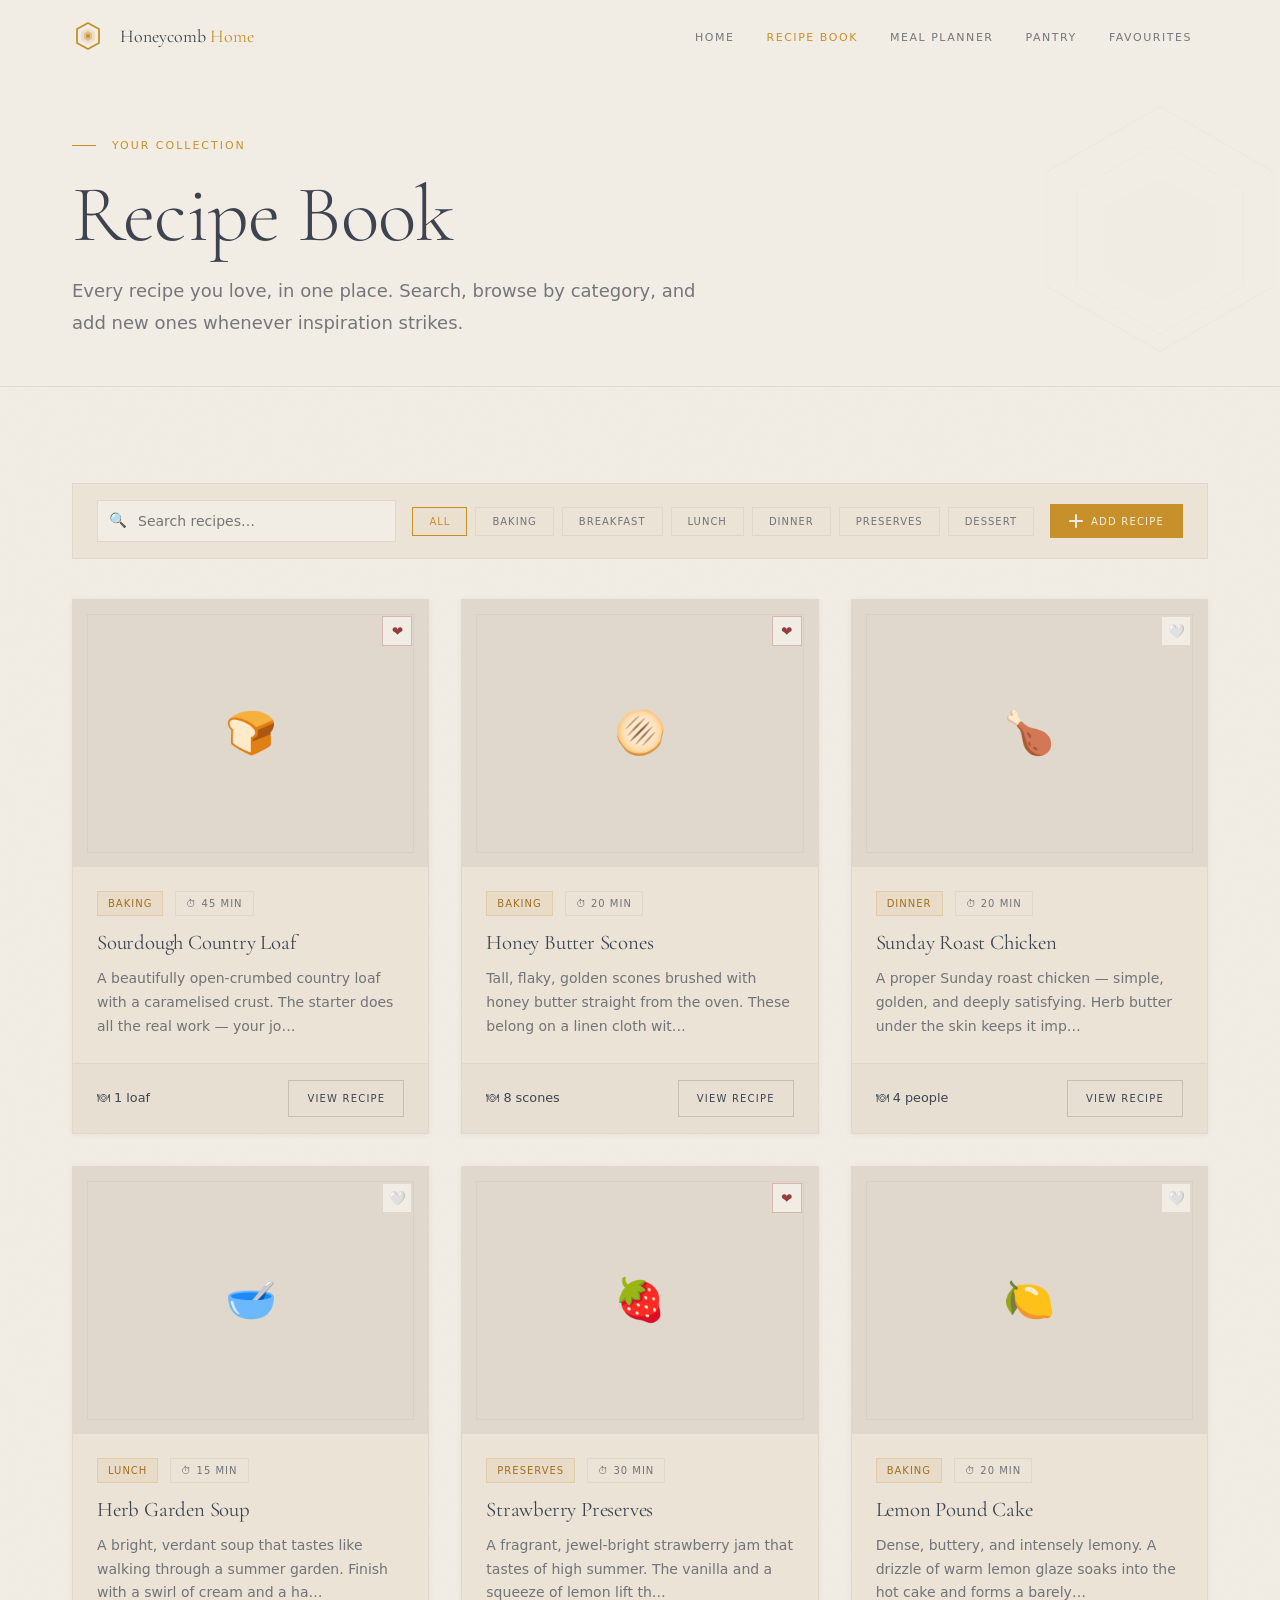
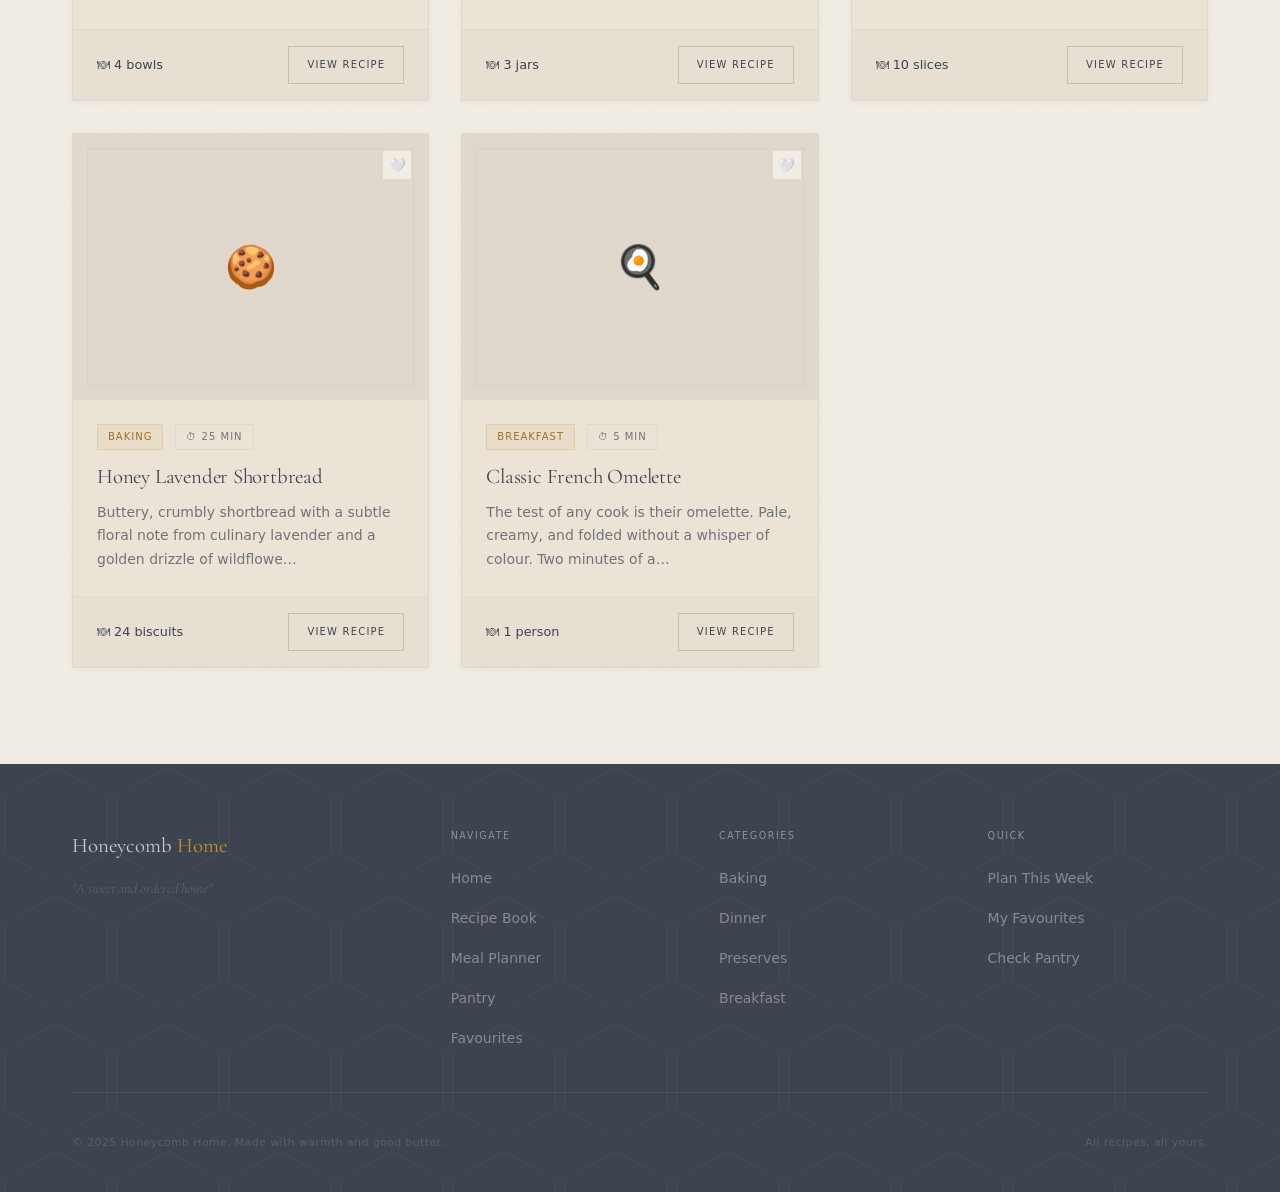
<file: recipes.html>
<!DOCTYPE html>
<html lang="en">
<head>
  <meta charset="UTF-8">
  <meta name="viewport" content="width=device-width, initial-scale=1.0">
  <title>Recipe Book — Honeycomb Home</title>
  <link rel="preconnect" href="https://fonts.googleapis.com">
  <link rel="preconnect" href="https://fonts.gstatic.com" crossorigin>
  <link href="https://fonts.googleapis.com/css2?family=Cormorant+Garamond:ital,wght@0,400;0,500;0,600;0,700;1,400;1,600&family=DM+Sans:wght@300;400;500;600&display=swap" rel="stylesheet">
  <link rel="stylesheet" href="styles.css">
</head>
<body>

  <!-- NAVIGATION -->
  <nav class="nav" role="navigation" aria-label="Main navigation">
    <div class="nav__inner">
      <a href="index.html" class="nav__brand" aria-label="Honeycomb Home — Home">
        <svg width="32" height="32" viewBox="0 0 32 32" fill="none" xmlns="http://www.w3.org/2000/svg" aria-hidden="true">
          <path d="M16 3 L27 9 L27 23 L16 29 L5 23 L5 9 Z" fill="none" stroke="#C8902A" stroke-width="1.8"/>
          <path d="M16 8 L23 12 L23 20 L16 24 L9 20 L9 12 Z" fill="#C8902A" opacity="0.15"/>
          <path d="M16 11 L20 13.5 L20 18.5 L16 21 L12 18.5 L12 13.5 Z" fill="#C8902A" opacity="0.4"/>
          <circle cx="16" cy="16" r="2" fill="#C8902A"/>
        </svg>
        <span class="nav__wordmark">Honeycomb <span>Home</span></span>
      </a>
      <ul class="nav__links" id="nav-links" role="list">
        <li><a href="index.html" class="nav__link">Home</a></li>
        <li><a href="recipes.html" class="nav__link">Recipe Book</a></li>
        <li><a href="planner.html" class="nav__link">Meal Planner</a></li>
        <li><a href="pantry.html" class="nav__link">Pantry</a></li>
        <li><a href="favourites.html" class="nav__link">Favourites</a></li>
      </ul>
      <button class="nav__toggle" id="nav-toggle" aria-label="Toggle menu" aria-expanded="false">
        <span></span><span></span><span></span>
      </button>
    </div>
  </nav>

  <main class="page-content">

    <!-- PAGE BANNER -->
    <div class="page-banner">
      <svg class="page-banner__hex" viewBox="0 0 320 320" fill="none" xmlns="http://www.w3.org/2000/svg" aria-hidden="true">
        <path d="M160 20 L290 95 L290 225 L160 300 L30 225 L30 95 Z" fill="none" stroke="#C8902A" stroke-width="1.5"/>
        <path d="M160 60 L255 115 L255 225 L160 280 L65 225 L65 115 Z" fill="none" stroke="#C8902A" stroke-width="1"/>
        <path d="M160 100 L225 136 L225 208 L160 244 L95 208 L95 136 Z" fill="#C8902A" opacity="0.06"/>
      </svg>
      <div class="container">
        <div class="page-banner__eyebrow">Your Collection</div>
        <h1 class="page-banner__title">Recipe Book</h1>
        <p class="page-banner__desc">Every recipe you love, in one place. Search, browse by category, and add new ones whenever inspiration strikes.</p>
      </div>
    </div>

    <!-- RECIPE GRID SECTION -->
    <section class="section" aria-label="Recipe collection">
      <div class="container">

        <!-- FILTER BAR -->
        <div class="filter-bar" role="search" aria-label="Search and filter recipes">
          <div class="filter-bar__search">
            <span class="filter-bar__search-icon" aria-hidden="true">🔍</span>
            <input
              type="search"
              id="recipe-search"
              placeholder="Search recipes…"
              aria-label="Search recipes by name or category"
            >
          </div>
          <div class="filter-bar__chips" role="group" aria-label="Filter by category">
            <button class="filter-chip active" data-category="All">All</button>
            <button class="filter-chip" data-category="Baking">Baking</button>
            <button class="filter-chip" data-category="Breakfast">Breakfast</button>
            <button class="filter-chip" data-category="Lunch">Lunch</button>
            <button class="filter-chip" data-category="Dinner">Dinner</button>
            <button class="filter-chip" data-category="Preserves">Preserves</button>
            <button class="filter-chip" data-category="Dessert">Dessert</button>
          </div>
          <button class="btn btn--honey btn--sm" id="add-recipe-btn" aria-label="Add a new recipe">
            <svg width="14" height="14" viewBox="0 0 14 14" fill="none" xmlns="http://www.w3.org/2000/svg" aria-hidden="true">
              <line x1="7" y1="1" x2="7" y2="13" stroke="currentColor" stroke-width="2" stroke-linecap="round"/>
              <line x1="1" y1="7" x2="13" y2="7" stroke="currentColor" stroke-width="2" stroke-linecap="round"/>
            </svg>
            Add Recipe
          </button>
        </div>

        <!-- RECIPE GRID -->
        <div class="grid-3" id="recipe-grid" role="list" aria-label="Recipe cards">
          <!-- Rendered by JS -->
        </div>

      </div>
    </section>

  </main>

  <!-- FOOTER -->
  <footer class="footer" role="contentinfo">
    <svg class="footer__hex-bg" viewBox="0 0 800 400" preserveAspectRatio="xMidYMid slice" aria-hidden="true">
      <defs>
        <pattern id="footer-hex" x="0" y="0" width="70" height="80" patternUnits="userSpaceOnUse">
          <path d="M35 2 L67 20 L67 56 L35 74 L3 56 L3 20 Z" fill="none" stroke="#fff" stroke-width="1"/>
        </pattern>
      </defs>
      <rect width="800" height="400" fill="url(#footer-hex)"/>
    </svg>
    <div class="container">
      <div class="footer__inner">
        <div class="footer__brand">
          <div class="footer__wordmark">Honeycomb <span>Home</span></div>
          <p class="footer__tagline">"A sweet and ordered home"</p>
        </div>
        <div>
          <div class="footer__col-title">Navigate</div>
          <ul class="footer__links" role="list">
            <li><a href="index.html" class="footer__link">Home</a></li>
            <li><a href="recipes.html" class="footer__link">Recipe Book</a></li>
            <li><a href="planner.html" class="footer__link">Meal Planner</a></li>
            <li><a href="pantry.html" class="footer__link">Pantry</a></li>
            <li><a href="favourites.html" class="footer__link">Favourites</a></li>
          </ul>
        </div>
        <div>
          <div class="footer__col-title">Categories</div>
          <ul class="footer__links" role="list">
            <li><a href="recipes.html" class="footer__link">Baking</a></li>
            <li><a href="recipes.html" class="footer__link">Dinner</a></li>
            <li><a href="recipes.html" class="footer__link">Preserves</a></li>
            <li><a href="recipes.html" class="footer__link">Breakfast</a></li>
          </ul>
        </div>
        <div>
          <div class="footer__col-title">Quick</div>
          <ul class="footer__links" role="list">
            <li><a href="planner.html" class="footer__link">Plan This Week</a></li>
            <li><a href="favourites.html" class="footer__link">My Favourites</a></li>
            <li><a href="pantry.html" class="footer__link">Check Pantry</a></li>
          </ul>
        </div>
      </div>
      <div class="footer__bottom">
        <span>© 2025 Honeycomb Home. Made with warmth and good butter.</span>
        <span>All recipes, all yours.</span>
      </div>
    </div>
  </footer>

  <!-- ADD RECIPE MODAL -->
  <div class="modal-overlay" id="modal-overlay" role="dialog" aria-modal="true" aria-labelledby="modal-title">
    <div class="modal">
      <div class="modal__header">
        <h2 class="modal__title" id="modal-title">Add a New Recipe</h2>
        <button class="modal__close" id="modal-close" aria-label="Close modal">✕</button>
      </div>
      <form class="modal__body" id="add-recipe-form" novalidate>
        <div class="form-row">
          <div class="form-group">
            <label class="form-label" for="recipe-title">Recipe Title <span>*</span></label>
            <input type="text" id="recipe-title" name="title" class="form-input" placeholder="e.g. Honey Almond Cake" required>
          </div>
          <div class="form-group">
            <label class="form-label" for="recipe-category">Category <span>*</span></label>
            <select id="recipe-category" name="category" class="form-input form-select" required>
              <option value="" disabled selected>Select a category</option>
              <option value="Baking">Baking</option>
              <option value="Breakfast">Breakfast</option>
              <option value="Lunch">Lunch</option>
              <option value="Dinner">Dinner</option>
              <option value="Preserves">Preserves</option>
              <option value="Dessert">Dessert</option>
              <option value="Soup">Soup</option>
            </select>
          </div>
        </div>
        <div class="form-group">
          <label class="form-label" for="recipe-description">Description</label>
          <textarea id="recipe-description" name="description" class="form-input form-textarea" placeholder="A brief, evocative description of the dish…" rows="2"></textarea>
        </div>
        <div class="form-row">
          <div class="form-group">
            <label class="form-label" for="recipe-prep">Prep Time <span>*</span></label>
            <input type="text" id="recipe-prep" name="prepTime" class="form-input" placeholder="e.g. 30 min">
          </div>
          <div class="form-group">
            <label class="form-label" for="recipe-cook">Cook Time</label>
            <input type="text" id="recipe-cook" name="cookTime" class="form-input" placeholder="e.g. 45 min">
          </div>
        </div>
        <div class="form-group">
          <label class="form-label" for="recipe-servings">Servings</label>
          <input type="text" id="recipe-servings" name="servings" class="form-input" placeholder="e.g. 4 people">
        </div>
        <div class="form-group">
          <label class="form-label" for="recipe-ingredients">Ingredients</label>
          <textarea id="recipe-ingredients" name="ingredients" class="form-input form-textarea" placeholder="One ingredient per line. Format: Name — Amount&#10;e.g. Plain flour — 350g&#10;Unsalted butter — 80g&#10;Whole milk — 160ml" rows="6"></textarea>
          <p class="form-hint">Format each line as: Ingredient Name — Amount (e.g. Plain flour — 350g)</p>
        </div>
        <div class="form-group">
          <label class="form-label" for="recipe-steps">Method Steps</label>
          <textarea id="recipe-steps" name="steps" class="form-input form-textarea" placeholder="One step per line&#10;e.g. Preheat oven to 200°C and line a baking sheet.&#10;Combine dry ingredients in a large bowl.&#10;Add butter and rub to breadcrumb texture." rows="6"></textarea>
          <p class="form-hint">Write each step on a new line. They'll be numbered automatically.</p>
        </div>
        <div class="form-group">
          <label class="form-label" for="recipe-notes">Cook's Notes</label>
          <textarea id="recipe-notes" name="notes" class="form-input form-textarea" placeholder="Tips, variations, or anything worth remembering…" rows="3"></textarea>
        </div>
      </form>
      <div class="modal__footer">
        <button type="button" class="btn btn--ghost" id="modal-cancel-btn">Cancel</button>
        <button type="submit" form="add-recipe-form" class="btn btn--honey">Save Recipe</button>
      </div>
    </div>
  </div>

  <script src="app.js"></script>
  <script>
    document.getElementById('modal-cancel-btn')?.addEventListener('click', () => {
      document.getElementById('modal-overlay').classList.remove('open');
    });
  </script>
</body>
</html>
</file>
<file: styles.css>
/* ═══════════════════════════════════════════════════════════════
   HONEYCOMB HOME — styles.css
   Still Waters aesthetic system
   Beehive minimalism. Architectural warmth. No illustration softness.
   ═══════════════════════════════════════════════════════════════ */

/* ─── DESIGN TOKENS ──────────────────────────────────────────── */
:root {
  --plaster:      #F2EDE4;
  --stone:        #C8BFAF;
  --stone-light:  #E0D8CC;
  --stone-dark:   #A89E90;
  --slate:        #3D4450;
  --slate-70:     rgba(61,68,80,0.70);
  --slate-50:     rgba(61,68,80,0.50);
  --slate-20:     rgba(61,68,80,0.20);
  --honey:        #C8902A;
  --honey-dark:   #A07020;
  --teal:         #5E7B74;
  --teal-light:   rgba(94,123,116,0.12);
  --linen:        #EAE3D6;
  --red-soft:     #F0E6E6;
  --red:          #943D3D;

  --ff-display: 'Cormorant Display', 'Cormorant Garamond', Georgia, serif;
  --ff-body:    'Inter', system-ui, sans-serif;

  --fs-2xs:  0.6875rem;
  --fs-xs:   0.75rem;
  --fs-sm:   0.875rem;
  --fs-base: 1rem;
  --fs-md:   1.125rem;
  --fs-lg:   1.375rem;
  --fs-xl:   1.75rem;
  --fs-2xl:  2.25rem;
  --fs-3xl:  3rem;
  --fs-hero: clamp(3.5rem, 6.5vw, 5rem);

  --space-1:  0.25rem;
  --space-2:  0.5rem;
  --space-3:  0.75rem;
  --space-4:  1rem;
  --space-5:  1.25rem;
  --space-6:  1.5rem;
  --space-8:  2rem;
  --space-10: 2.5rem;
  --space-12: 3rem;
  --space-16: 4rem;
  --space-20: 5rem;
  --space-24: 6rem;
  --space-32: 8rem;

  --radius-sm: 0px;
  --radius:    0px;
  --radius-lg: 0px;
  --radius-xl: 0px;

  --shadow-sm: 0 1px 6px rgba(61,44,28,0.06);
  --shadow:    0 2px 12px rgba(61,44,28,0.07);
  --shadow-md: 0 4px 24px rgba(61,44,28,0.08);
  --shadow-lg: 0 8px 40px rgba(61,44,28,0.10);

  --nav-h: 72px;
  --transition: 0.2s ease;
}

/* ─── RESET ──────────────────────────────────────────────────── */
*, *::before, *::after { box-sizing: border-box; margin: 0; padding: 0; }
html { scroll-behavior: smooth; font-size: 16px; }

body {
  background-color: var(--plaster);
  background-image: url("data:image/svg+xml,%3Csvg xmlns='http://www.w3.org/2000/svg' width='300' height='300'%3E%3Cfilter id='n'%3E%3CfeTurbulence type='fractalNoise' baseFrequency='0.85' numOctaves='4' stitchTiles='stitch'/%3E%3CfeColorMatrix type='saturate' values='0'/%3E%3C/filter%3E%3Crect width='300' height='300' filter='url(%23n)' opacity='0.028'/%3E%3C/svg%3E");
  color: var(--slate);
  font-family: var(--ff-body);
  font-size: var(--fs-base);
  font-weight: 300;
  line-height: 1.75;
  min-height: 100vh;
}
img { max-width: 100%; display: block; }
a { color: inherit; text-decoration: none; }
button { cursor: pointer; font-family: inherit; border: none; background: none; }
input, textarea, select { font-family: inherit; font-size: inherit; }
ul, ol { list-style: none; }
p { max-width: 68ch; }

/* ─── TYPOGRAPHY ─────────────────────────────────────────────── */
h1, h2, h3, h4, h5 {
  font-family: var(--ff-display);
  font-weight: 300;
  line-height: 1.1;
  color: var(--slate);
  letter-spacing: -0.01em;
}
h1 { font-size: var(--fs-hero); }
h2 { font-size: clamp(1.8rem, 3.5vw, 2.8rem); }
h3 { font-size: clamp(1.2rem, 2vw, 1.7rem); }
h4 { font-size: var(--fs-lg); font-weight: 400; }
h5 { font-size: var(--fs-md); font-weight: 400; }

.text-center { text-align: center; }
.text-honey  { color: var(--honey); }
.text-teal   { color: var(--teal); }
.text-muted  { color: var(--slate-70); }

/* ─── LAYOUT ─────────────────────────────────────────────────── */
.container {
  max-width: 1200px;
  margin: 0 auto;
  padding: 0 var(--space-8);
}
.container--narrow { max-width: 820px; }
.section { padding: var(--space-24) 0; }
.section--sm { padding: var(--space-16) 0; }
.flex { display: flex; }
.flex-center { display: flex; align-items: center; justify-content: center; }
.flex-between { display: flex; align-items: center; justify-content: space-between; }
.gap-2 { gap: var(--space-2); }
.gap-4 { gap: var(--space-4); }
.gap-6 { gap: var(--space-6); }
.gap-8 { gap: var(--space-8); }
.grid-2 { display: grid; grid-template-columns: repeat(2, 1fr); gap: var(--space-8); }
.grid-3 { display: grid; grid-template-columns: repeat(3, 1fr); gap: var(--space-8); }
.grid-4 { display: grid; grid-template-columns: repeat(4, 1fr); gap: var(--space-8); }
.mt-2 { margin-top: var(--space-2); }
.mt-4 { margin-top: var(--space-4); }
.mt-6 { margin-top: var(--space-6); }
.mt-8 { margin-top: var(--space-8); }
.mb-2 { margin-bottom: var(--space-2); }
.mb-4 { margin-bottom: var(--space-4); }
.mb-6 { margin-bottom: var(--space-6); }
.mb-8 { margin-bottom: var(--space-8); }

/* ─── NAVIGATION ─────────────────────────────────────────────── */
.nav {
  position: fixed;
  top: 0; left: 0; right: 0;
  z-index: 1000;
  height: var(--nav-h);
  background: var(--plaster);
  display: flex;
  align-items: center;
  transition: border-bottom var(--transition);
}
.nav.scrolled { border-bottom: 1px solid var(--stone); }
.nav__inner {
  display: flex;
  align-items: center;
  justify-content: space-between;
  width: 100%;
  max-width: 1200px;
  margin: 0 auto;
  padding: 0 var(--space-8);
}
.nav__brand { display: flex; align-items: center; gap: var(--space-4); }
.nav__wordmark {
  font-family: var(--ff-display);
  font-size: 1.125rem;
  font-weight: 400;
  color: var(--slate);
  letter-spacing: 0;
  line-height: 1;
}
.nav__wordmark span { color: var(--honey); }

/* Logo mark container — ensures the circle mark renders crisply */
.nav__brand svg {
  flex-shrink: 0;
  display: block;
}
.nav__links { display: flex; align-items: center; gap: 0; }
.nav__link {
  font-family: var(--ff-body);
  font-size: 0.6875rem;
  font-weight: 400;
  letter-spacing: 0.14em;
  text-transform: uppercase;
  color: var(--slate-70);
  padding: var(--space-2) var(--space-4);
  transition: color var(--transition);
  border-bottom: 1px solid transparent;
}
.nav__link:hover { color: var(--slate); }
.nav__link.active { color: var(--honey); }
.nav__toggle {
  display: none;
  flex-direction: column;
  gap: 5px;
  padding: var(--space-2);
}
.nav__toggle span {
  display: block;
  width: 20px; height: 1px;
  background: var(--slate);
  transition: var(--transition);
}
.page-content { padding-top: var(--nav-h); }

/* ─── BUTTONS ────────────────────────────────────────────────── */
.btn {
  display: inline-flex;
  align-items: center;
  gap: var(--space-2);
  font-family: var(--ff-body);
  font-size: 0.6875rem;
  font-weight: 500;
  letter-spacing: 0.14em;
  text-transform: uppercase;
  border-radius: 0;
  transition: all var(--transition);
  white-space: nowrap;
  cursor: pointer;
}
.btn--honey {
  padding: 14px 28px;
  background: var(--honey);
  color: var(--plaster);
  border: 1px solid var(--honey);
}
.btn--honey:hover { background: var(--honey-dark); border-color: var(--honey-dark); }
.btn--outline {
  padding: 13px 28px;
  background: transparent;
  color: var(--slate);
  border: 1px solid var(--stone);
}
.btn--outline:hover { border-color: var(--honey); color: var(--honey); }
.btn--ghost {
  padding: 13px 28px;
  background: transparent;
  color: var(--slate-70);
  border: 1px solid var(--stone-light);
}
.btn--ghost:hover { border-color: var(--stone); color: var(--slate); }
.btn--sm { padding: 9px 18px; font-size: 0.625rem; letter-spacing: 0.12em; }
.btn--teal {
  padding: 14px 28px;
  background: var(--teal);
  color: var(--plaster);
  border: 1px solid var(--teal);
}
.btn--teal:hover { background: #4a6560; border-color: #4a6560; }
.btn--moss { background: var(--teal); color: var(--plaster); border: 1px solid var(--teal); padding: 14px 28px; }
.btn--moss:hover { background: #4a6560; border-color: #4a6560; }
.btn--danger {
  padding: 8px 16px;
  background: transparent;
  color: var(--red);
  border: 1px solid rgba(148,61,61,0.25);
  font-size: 0.625rem;
  letter-spacing: 0.10em;
}
.btn--danger:hover { background: var(--red); color: #fff; border-color: var(--red); }

/* ─── TAGS ───────────────────────────────────────────────────── */
.tag {
  display: inline-flex;
  align-items: center;
  padding: 3px 10px;
  font-family: var(--ff-body);
  font-size: 0.625rem;
  font-weight: 500;
  letter-spacing: 0.10em;
  text-transform: uppercase;
  white-space: nowrap;
  border-radius: 0;
}
.tag--honey { background: rgba(200,144,42,0.08); color: var(--honey-dark); border: 1px solid rgba(200,144,42,0.2); }
.tag--teal  { background: var(--teal-light); color: var(--teal); border: 1px solid rgba(94,123,116,0.2); }
.tag--stone { background: transparent; color: var(--slate-70); border: 1px solid var(--stone-light); }
.tag--amber { background: rgba(200,144,42,0.06); color: var(--honey-dark); border: 1px solid rgba(200,144,42,0.15); }
.tag--red   { background: var(--red-soft); color: var(--red); border: 1px solid rgba(148,61,61,0.2); }
.tag--moss  { background: var(--teal-light); color: var(--teal); border: 1px solid rgba(94,123,116,0.2); }

/* ─── CARDS ──────────────────────────────────────────────────── */
.card {
  background: var(--linen);
  border: 1px solid var(--stone-light);
  box-shadow: var(--shadow-sm);
  overflow: hidden;
  transition: box-shadow var(--transition), transform var(--transition);
  border-radius: 0;
}
.card:hover { box-shadow: var(--shadow-md); transform: translateY(-2px); }
.card__img-placeholder {
  width: 100%;
  aspect-ratio: 4/3;
  background: var(--stone-light);
  display: flex;
  align-items: center;
  justify-content: center;
  font-size: 2.6rem;
  position: relative;
}
.card__img-placeholder::after {
  content: '';
  position: absolute;
  inset: 14px;
  border: 1px solid var(--stone);
  opacity: 0.35;
  pointer-events: none;
}
.card__body { padding: var(--space-6); }
.card__meta {
  display: flex;
  align-items: center;
  gap: var(--space-3);
  margin-bottom: var(--space-4);
  flex-wrap: wrap;
}
.card__title {
  font-family: var(--ff-display);
  font-size: 1.3rem;
  font-weight: 400;
  margin-bottom: var(--space-3);
  color: var(--slate);
  letter-spacing: -0.01em;
}
.card__desc {
  font-size: var(--fs-sm);
  color: var(--slate-70);
  line-height: 1.7;
  font-weight: 300;
}
.card__footer {
  display: flex;
  align-items: center;
  justify-content: space-between;
  padding: var(--space-4) var(--space-6);
  border-top: 1px solid var(--stone-light);
  background: rgba(200,191,175,0.10);
}

/* ─── RECIPE CARD ────────────────────────────────────────────── */
.recipe-card { cursor: pointer; position: relative; }
.recipe-card__fav {
  position: absolute;
  top: var(--space-4);
  right: var(--space-4);
  background: var(--plaster);
  width: 30px; height: 30px;
  display: flex;
  align-items: center;
  justify-content: center;
  font-size: 0.85rem;
  transition: all var(--transition);
  z-index: 1;
  border: 1px solid var(--stone-light);
  cursor: pointer;
  border-radius: 0;
}
.recipe-card__fav:hover { border-color: var(--honey); }
.recipe-card__fav.active { color: var(--red); border-color: rgba(148,61,61,0.3); }
.recipe-card__link { display: block; text-decoration: none; color: inherit; }

/* ─── HERO ───────────────────────────────────────────────────── */
.hero {
  position: relative;
  min-height: calc(100vh - var(--nav-h));
  display: flex;
  align-items: center;
  overflow: hidden;
  background-color: var(--plaster);
}
.hero__content {
  position: relative;
  z-index: 2;
  width: 44%;
  padding: var(--space-20) 0;
}
.hero__eyebrow {
  display: flex;
  align-items: center;
  gap: var(--space-4);
  font-family: var(--ff-body);
  font-size: 0.6875rem;
  font-weight: 500;
  letter-spacing: 0.18em;
  text-transform: uppercase;
  color: var(--honey);
  margin-bottom: var(--space-8);
}
.hero__eyebrow::before {
  content: '';
  display: block;
  width: 24px; height: 1px;
  background: var(--honey);
  flex-shrink: 0;
}
.hero__title {
  font-family: var(--ff-display);
  font-size: var(--fs-hero);
  font-weight: 300;
  line-height: 1.05;
  letter-spacing: -0.015em;
  color: var(--slate);
  margin-bottom: var(--space-8);
}
.hero__title em { font-style: italic; color: var(--honey); }
.hero__subtitle {
  font-size: var(--fs-md);
  font-weight: 300;
  color: var(--slate-70);
  margin-bottom: var(--space-10);
  max-width: 46ch;
  line-height: 1.75;
}
.hero__cta { display: flex; gap: var(--space-4); flex-wrap: wrap; align-items: center; }
.hero__grid {
  position: absolute;
  right: 0; top: 50%;
  transform: translateY(-50%);
  width: 48%;
  height: 85%;
  display: flex;
  align-items: center;
  justify-content: center;
  pointer-events: none;
}
.hero__botanical {
  position: absolute;
  bottom: 18%; right: 7%;
  width: 54px;
  opacity: 0.5;
  pointer-events: none;
}

/* ─── SECTION HEADER ─────────────────────────────────────────── */
.section-header { margin-bottom: var(--space-12); }
.section-header__eyebrow {
  font-family: var(--ff-body);
  font-size: 0.6875rem;
  font-weight: 500;
  letter-spacing: 0.18em;
  text-transform: uppercase;
  color: var(--honey);
  margin-bottom: var(--space-4);
  display: flex;
  align-items: center;
  gap: var(--space-4);
}
.section-header__eyebrow::before {
  content: '';
  display: block;
  width: 24px; height: 1px;
  background: var(--honey);
  flex-shrink: 0;
}
.section-header__title { margin-bottom: var(--space-4); }
.section-header__desc { color: var(--slate-70); font-size: var(--fs-md); font-weight: 300; }
.section-header--center { text-align: center; }
.section-header--center .section-header__eyebrow { justify-content: center; }

/* ─── FILTER BAR ─────────────────────────────────────────────── */
.filter-bar {
  display: flex;
  align-items: center;
  gap: var(--space-4);
  margin-bottom: var(--space-10);
  flex-wrap: wrap;
  background: var(--linen);
  border: 1px solid var(--stone-light);
  padding: var(--space-4) var(--space-6);
}
.filter-bar__search {
  position: relative;
  flex: 1;
  min-width: 200px;
}
.filter-bar__search input {
  width: 100%;
  padding: var(--space-3) var(--space-4) var(--space-3) var(--space-10);
  border: 1px solid var(--stone-light);
  background: var(--plaster);
  color: var(--slate);
  transition: border-color var(--transition);
  font-size: var(--fs-sm);
  font-weight: 300;
  border-radius: 0;
}
.filter-bar__search input:focus { outline: none; border-color: var(--honey); }
.filter-bar__search-icon {
  position: absolute;
  left: var(--space-3);
  top: 50%;
  transform: translateY(-50%);
  color: var(--stone-dark);
  font-size: 0.9rem;
  pointer-events: none;
}
.filter-bar__select {
  padding: var(--space-3) var(--space-4);
  border: 1px solid var(--stone-light);
  background: var(--plaster);
  color: var(--slate);
  font-size: var(--fs-sm);
  cursor: pointer;
  border-radius: 0;
}
.filter-bar__select:focus { outline: none; border-color: var(--honey); }
.filter-bar__chips { display: flex; gap: var(--space-2); flex-wrap: wrap; }
.filter-chip {
  padding: var(--space-2) var(--space-4);
  font-family: var(--ff-body);
  font-size: 0.625rem;
  font-weight: 500;
  letter-spacing: 0.10em;
  text-transform: uppercase;
  border: 1px solid var(--stone-light);
  color: var(--slate-70);
  background: transparent;
  transition: all var(--transition);
  cursor: pointer;
  border-radius: 0;
}
.filter-chip:hover, .filter-chip.active {
  border-color: var(--honey);
  color: var(--honey);
  background: rgba(200,144,42,0.04);
}

/* ─── MODAL ──────────────────────────────────────────────────── */
.modal-overlay {
  display: none;
  position: fixed;
  inset: 0;
  background: rgba(61,68,80,0.45);
  z-index: 2000;
  align-items: center;
  justify-content: center;
  padding: var(--space-4);
}
.modal-overlay.open { display: flex; }
.modal {
  background: var(--plaster);
  border: 1px solid var(--stone);
  max-width: 640px;
  width: 100%;
  max-height: 90vh;
  overflow-y: auto;
  box-shadow: var(--shadow-lg);
  animation: modalIn 0.22s ease;
  border-radius: 0;
}
@keyframes modalIn {
  from { opacity:0; transform: translateY(8px); }
  to   { opacity:1; transform: translateY(0); }
}
.modal__header {
  display: flex;
  align-items: center;
  justify-content: space-between;
  padding: var(--space-6) var(--space-8);
  border-bottom: 1px solid var(--stone-light);
  position: sticky;
  top: 0;
  background: var(--plaster);
  z-index: 1;
}
.modal__title {
  font-family: var(--ff-display);
  font-size: 1.6rem;
  font-weight: 300;
  color: var(--slate);
  letter-spacing: -0.01em;
}
.modal__close {
  width: 30px; height: 30px;
  display: flex;
  align-items: center;
  justify-content: center;
  font-size: 0.9rem;
  color: var(--slate-70);
  transition: all var(--transition);
  background: transparent;
  border: 1px solid var(--stone-light);
  cursor: pointer;
  border-radius: 0;
}
.modal__close:hover { border-color: var(--slate); color: var(--slate); }
.modal__body { padding: var(--space-6) var(--space-8); }
.modal__footer {
  display: flex;
  justify-content: flex-end;
  gap: var(--space-3);
  padding: var(--space-5) var(--space-8);
  border-top: 1px solid var(--stone-light);
}

/* ─── FORMS ──────────────────────────────────────────────────── */
.form-group { margin-bottom: var(--space-5); }
.form-label {
  display: block;
  font-family: var(--ff-body);
  font-size: 0.6875rem;
  font-weight: 500;
  letter-spacing: 0.10em;
  text-transform: uppercase;
  color: var(--slate);
  margin-bottom: var(--space-2);
}
.form-label span { color: var(--honey); margin-left: 2px; }
.form-input {
  width: 100%;
  padding: var(--space-3) var(--space-4);
  border: 1px solid var(--stone-light);
  background: var(--linen);
  color: var(--slate);
  transition: border-color var(--transition);
  font-size: var(--fs-sm);
  font-weight: 300;
  border-radius: 0;
}
.form-input:focus {
  outline: none;
  border-color: var(--honey);
  box-shadow: 0 0 0 2px rgba(200,144,42,0.08);
}
.form-input.error { border-color: var(--red); }
.form-textarea { resize: vertical; min-height: 100px; }
.form-select {
  appearance: none;
  background-image: url("data:image/svg+xml,%3Csvg xmlns='http://www.w3.org/2000/svg' width='10' height='6' viewBox='0 0 10 6'%3E%3Cpath d='M1 1l4 4 4-4' stroke='%235A6272' stroke-width='1.5' fill='none' stroke-linecap='round'/%3E%3C/svg%3E");
  background-repeat: no-repeat;
  background-position: right 14px center;
  padding-right: 40px;
}
.form-row { display: grid; grid-template-columns: 1fr 1fr; gap: var(--space-4); }
.form-error { font-size: var(--fs-xs); color: var(--red); margin-top: var(--space-1); }
.form-hint  { font-size: var(--fs-xs); color: var(--slate-50); margin-top: var(--space-1); font-weight: 300; }

/* ─── DIVIDERS ───────────────────────────────────────────────── */
.divider {
  border: none;
  height: 1px;
  background: var(--stone-light);
  margin: var(--space-24) 0;
}
.divider--honey {
  display: flex;
  align-items: center;
  gap: var(--space-5);
  border: none;
  height: auto;
  margin: var(--space-16) 0;
}
.divider--honey::before, .divider--honey::after {
  content: '';
  flex: 1;
  height: 1px;
  background: var(--stone-light);
}

/* ─── HOME — QUICK ACCESS ────────────────────────────────────── */
.quick-access-grid {
  display: grid;
  grid-template-columns: repeat(3, 1fr);
  gap: 1px;
  background: var(--stone-light);
  border: 1px solid var(--stone-light);
}
.quick-card {
  background: var(--linen);
  padding: var(--space-10) var(--space-8);
  text-align: left;
  transition: all var(--transition);
  text-decoration: none;
  color: inherit;
  display: block;
  position: relative;
  overflow: hidden;
}
.quick-card::after {
  content: '';
  position: absolute;
  bottom: 0; left: 0;
  width: 0; height: 2px;
  background: var(--honey);
  transition: width 0.32s ease;
}
.quick-card:hover { background: var(--plaster); }
.quick-card:hover::after { width: 100%; }
.quick-card__icon {
  width: 40px; height: 40px;
  border: 1px solid var(--stone);
  display: flex;
  align-items: center;
  justify-content: center;
  margin-bottom: var(--space-6);
  transition: border-color var(--transition);
}
.quick-card:hover .quick-card__icon { border-color: var(--honey); }
.quick-card__title {
  font-family: var(--ff-display);
  font-size: 1.5rem;
  font-weight: 300;
  margin-bottom: var(--space-3);
  letter-spacing: -0.01em;
}
.quick-card__desc { font-size: var(--fs-sm); color: var(--slate-70); font-weight: 300; line-height: 1.65; }
.quick-card__arrow {
  position: absolute;
  bottom: var(--space-6);
  right: var(--space-6);
  font-size: 0.75rem;
  color: var(--stone-dark);
  transition: all var(--transition);
}
.quick-card:hover .quick-card__arrow { color: var(--honey); transform: translateX(3px); }

/* ─── FEATURED RECIPE ────────────────────────────────────────── */
.featured-recipe {
  background: var(--linen);
  border: 1px solid var(--stone-light);
  display: grid;
  grid-template-columns: 1fr 1fr;
  box-shadow: var(--shadow);
}
.featured-recipe__img {
  background: var(--stone-light);
  display: flex;
  align-items: center;
  justify-content: center;
  font-size: 5rem;
  min-height: 360px;
  position: relative;
}
.featured-recipe__img::after {
  content: '';
  position: absolute;
  inset: 20px;
  border: 1px solid var(--stone);
  opacity: 0.3;
}
.featured-recipe__body {
  padding: var(--space-12) var(--space-10);
  display: flex;
  flex-direction: column;
  justify-content: center;
  border-left: 1px solid var(--stone-light);
}
.featured-recipe__tag { margin-bottom: var(--space-5); }
.featured-recipe__title {
  font-size: clamp(1.6rem, 3vw, 2.6rem);
  font-weight: 300;
  margin-bottom: var(--space-5);
  letter-spacing: -0.01em;
}
.featured-recipe__desc {
  color: var(--slate-70);
  margin-bottom: var(--space-8);
  font-size: var(--fs-md);
  font-weight: 300;
  line-height: 1.75;
}
.featured-recipe__meta {
  display: flex;
  gap: var(--space-8);
  margin-bottom: var(--space-8);
  padding: var(--space-5) 0;
  border-top: 1px solid var(--stone-light);
  border-bottom: 1px solid var(--stone-light);
}
.featured-recipe__meta-item { display: flex; flex-direction: column; gap: 4px; }
.featured-recipe__meta-label {
  font-family: var(--ff-body);
  font-size: 0.6rem;
  font-weight: 500;
  letter-spacing: 0.14em;
  text-transform: uppercase;
  color: var(--slate-50);
}
.featured-recipe__meta-value {
  font-family: var(--ff-display);
  font-size: 1.25rem;
  font-weight: 400;
  color: var(--honey);
}

/* ─── RECIPE DETAIL ──────────────────────────────────────────── */
.recipe-hero {
  background: var(--plaster);
  padding: var(--space-16) 0;
  border-bottom: 1px solid var(--stone-light);
}
.recipe-hero__inner {
  display: grid;
  grid-template-columns: 1fr 1fr;
  gap: var(--space-16);
  align-items: center;
}
.recipe-hero__img {
  aspect-ratio: 4/3;
  background: var(--stone-light);
  display: flex;
  align-items: center;
  justify-content: center;
  font-size: 6rem;
  position: relative;
  box-shadow: var(--shadow-md);
}
.recipe-hero__img::after {
  content: '';
  position: absolute;
  inset: 16px;
  border: 1px solid var(--stone);
  opacity: 0.25;
}
.recipe-hero__meta-grid {
  display: grid;
  grid-template-columns: repeat(3, 1fr);
  gap: 1px;
  margin: var(--space-6) 0;
  background: var(--stone-light);
  border: 1px solid var(--stone-light);
}
.recipe-meta-box {
  background: var(--linen);
  padding: var(--space-4);
  text-align: center;
}
.recipe-meta-box__label {
  font-family: var(--ff-body);
  font-size: 0.58rem;
  font-weight: 500;
  letter-spacing: 0.14em;
  text-transform: uppercase;
  color: var(--slate-50);
  margin-bottom: var(--space-1);
}
.recipe-meta-box__value {
  font-family: var(--ff-display);
  font-size: 1.2rem;
  font-weight: 400;
  color: var(--honey);
}
.recipe-body {
  display: grid;
  grid-template-columns: 280px 1fr;
  gap: var(--space-16);
  align-items: start;
  padding: var(--space-16) 0;
}
.ingredient-item {
  display: flex;
  align-items: center;
  gap: var(--space-3);
  padding: var(--space-3) 0;
  border-bottom: 1px solid var(--stone-light);
  font-size: var(--fs-sm);
  transition: opacity var(--transition);
  cursor: pointer;
  font-weight: 300;
}
.ingredient-item:last-child { border-bottom: none; }
.ingredient-item.checked { opacity: 0.38; text-decoration: line-through; }
.ingredient-checkbox {
  width: 15px; height: 15px;
  border: 1px solid var(--stone);
  display: flex;
  align-items: center;
  justify-content: center;
  flex-shrink: 0;
  transition: all var(--transition);
  font-size: 0.55rem;
  background: transparent;
  border-radius: 0;
}
.ingredient-item.checked .ingredient-checkbox {
  background: var(--honey);
  border-color: var(--honey);
  color: var(--plaster);
}
.step-item {
  display: flex;
  gap: var(--space-6);
  margin-bottom: var(--space-10);
}
.step-item:last-child { margin-bottom: 0; }
.step-number {
  flex-shrink: 0;
  width: 34px; height: 34px;
  border: 1px solid var(--stone);
  display: flex;
  align-items: center;
  justify-content: center;
  font-family: var(--ff-display);
  font-size: 1rem;
  font-weight: 400;
  color: var(--honey);
  margin-top: 2px;
}
.step-title {
  font-family: var(--ff-body);
  font-size: 0.68rem;
  font-weight: 500;
  letter-spacing: 0.12em;
  text-transform: uppercase;
  margin-bottom: var(--space-2);
  color: var(--slate);
}
.step-desc { color: var(--slate-70); font-size: var(--fs-sm); line-height: 1.75; font-weight: 300; }
.recipe-notes {
  background: var(--linen);
  padding: var(--space-6) var(--space-8);
  margin-top: var(--space-8);
  border-left: 2px solid var(--honey);
}
.recipe-notes__title {
  font-family: var(--ff-display);
  font-size: 1.1rem;
  font-weight: 400;
  color: var(--honey-dark);
  margin-bottom: var(--space-3);
}
.recipe-notes p { font-size: var(--fs-sm); color: var(--slate-70); max-width: none; font-weight: 300; }

/* ─── PLANNER ────────────────────────────────────────────────── */
.planner-grid {
  display: grid;
  grid-template-columns: repeat(7, 1fr);
  gap: 1px;
  margin-bottom: var(--space-10);
  background: var(--stone-light);
  border: 1px solid var(--stone-light);
}
.planner-day { background: var(--linen); overflow: hidden; min-height: 300px; }
.planner-day__header {
  padding: var(--space-3) var(--space-4);
  background: var(--slate);
  color: rgba(242,237,228,0.8);
  text-align: center;
}
.planner-day__name {
  font-family: var(--ff-body);
  font-size: 0.58rem;
  font-weight: 500;
  letter-spacing: 0.16em;
  text-transform: uppercase;
  opacity: 0.6;
}
.planner-day__date {
  font-family: var(--ff-display);
  font-size: 1.6rem;
  font-weight: 300;
  line-height: 1.1;
  margin-top: 2px;
}
.planner-day--today .planner-day__header { background: var(--honey); }
.planner-day__slots { padding: var(--space-3); display: flex; flex-direction: column; gap: 2px; }
.planner-slot {
  border: 1px dashed var(--stone-light);
  padding: var(--space-3);
  min-height: 66px;
  transition: all var(--transition);
  cursor: pointer;
  position: relative;
  background: transparent;
}
.planner-slot:hover { border-color: var(--honey); border-style: solid; background: rgba(200,144,42,0.025); }
.planner-slot__label {
  font-family: var(--ff-body);
  font-size: 0.58rem;
  font-weight: 500;
  letter-spacing: 0.14em;
  text-transform: uppercase;
  color: var(--stone-dark);
  margin-bottom: var(--space-1);
}
.planner-slot__content { font-size: 0.78rem; color: var(--slate); font-weight: 300; }
.planner-slot--filled { border-style: solid; border-color: rgba(200,144,42,0.22); background: rgba(200,144,42,0.03); }
.planner-slot--filled .planner-slot__label { color: var(--honey-dark); }
.planner-slot__remove {
  position: absolute;
  top: 4px; right: 4px;
  font-size: 0.6rem;
  color: var(--stone-dark);
  cursor: pointer;
  opacity: 0;
  transition: opacity var(--transition);
  background: none; border: none;
  padding: 2px;
}
.planner-slot:hover .planner-slot__remove { opacity: 1; }
.shopping-list {
  background: var(--linen);
  border: 1px solid var(--stone-light);
  padding: var(--space-10);
  box-shadow: var(--shadow);
}
.shopping-list__header {
  display: flex;
  align-items: flex-start;
  justify-content: space-between;
  margin-bottom: var(--space-8);
  padding-bottom: var(--space-6);
  border-bottom: 1px solid var(--stone-light);
}
.shopping-list__category { margin-bottom: var(--space-8); }
.shopping-list__category-title {
  font-family: var(--ff-display);
  font-size: 1.1rem;
  font-weight: 400;
  color: var(--teal);
  margin-bottom: var(--space-4);
  padding-bottom: var(--space-3);
  border-bottom: 1px solid var(--stone-light);
}
.shopping-item {
  display: flex;
  align-items: center;
  gap: var(--space-3);
  padding: var(--space-3) 0;
  font-size: var(--fs-sm);
  cursor: pointer;
  border-bottom: 1px solid rgba(200,191,175,0.3);
  font-weight: 300;
}
.shopping-item:last-child { border-bottom: none; }
.shopping-item.checked { opacity: 0.38; text-decoration: line-through; }
.shopping-check {
  width: 15px; height: 15px;
  border: 1px solid var(--stone);
  flex-shrink: 0;
  display: flex;
  align-items: center;
  justify-content: center;
  font-size: 0.6rem;
  transition: all var(--transition);
  border-radius: 0;
  background: transparent;
}
.shopping-item.checked .shopping-check { background: var(--teal); border-color: var(--teal); color: #fff; }

/* ─── PANTRY ─────────────────────────────────────────────────── */
.pantry-layout {
  display: grid;
  grid-template-columns: 260px 1fr;
  gap: var(--space-10);
  align-items: start;
}
.pantry-sidebar__card {
  background: var(--linen);
  border: 1px solid var(--stone-light);
  padding: var(--space-6);
  margin-bottom: var(--space-4);
}
.pantry-cat-btn {
  display: flex;
  align-items: center;
  justify-content: space-between;
  width: 100%;
  padding: var(--space-3) var(--space-4);
  font-family: var(--ff-body);
  font-size: 0.7rem;
  font-weight: 400;
  letter-spacing: 0.08em;
  text-transform: uppercase;
  color: var(--slate-70);
  text-align: left;
  background: none;
  border: none;
  cursor: pointer;
  transition: all var(--transition);
  border-left: 2px solid transparent;
}
.pantry-cat-btn:hover { color: var(--slate); background: rgba(200,191,175,0.12); }
.pantry-cat-btn.active { color: var(--honey); border-left-color: var(--honey); background: rgba(200,144,42,0.04); }
.pantry-cat-count {
  font-size: 0.6rem;
  font-weight: 500;
  padding: 2px 7px;
  border: 1px solid var(--stone-light);
  color: var(--slate-50);
  letter-spacing: 0.06em;
}
.pantry-cat-btn.active .pantry-cat-count { border-color: rgba(200,144,42,0.25); color: var(--honey-dark); }
.pantry-table {
  width: 100%;
  background: var(--linen);
  border: 1px solid var(--stone-light);
  overflow: hidden;
}
.pantry-table table { width: 100%; border-collapse: collapse; }
.pantry-table th {
  background: var(--plaster);
  padding: var(--space-3) var(--space-5);
  font-family: var(--ff-body);
  font-size: 0.6rem;
  font-weight: 500;
  letter-spacing: 0.12em;
  text-transform: uppercase;
  color: var(--slate-50);
  text-align: left;
  border-bottom: 1px solid var(--stone-light);
}
.pantry-table td {
  padding: var(--space-4) var(--space-5);
  font-size: var(--fs-sm);
  border-bottom: 1px solid rgba(200,191,175,0.25);
  vertical-align: middle;
  font-weight: 300;
}
.pantry-table tr:last-child td { border-bottom: none; }
.pantry-table tr:hover td { background: rgba(200,191,175,0.07); }
.pantry-item-name { font-weight: 400; color: var(--slate); }
.pantry-low-badge {
  display: inline-flex;
  align-items: center;
  gap: 4px;
  background: rgba(200,144,42,0.07);
  color: var(--honey-dark);
  font-family: var(--ff-body);
  font-size: 0.58rem;
  font-weight: 500;
  letter-spacing: 0.10em;
  text-transform: uppercase;
  padding: 3px 8px;
  border: 1px solid rgba(200,144,42,0.18);
}
.pantry-table input[type="number"],
.pantry-table input[type="text"] {
  width: 80px;
  padding: 4px 8px;
  border: 1px solid var(--stone-light);
  background: var(--plaster);
  font-size: var(--fs-xs);
  border-radius: 0;
  font-weight: 300;
}
.pantry-table input:focus { outline: none; border-color: var(--honey); }
.pantry-alert {
  background: rgba(200,144,42,0.05);
  border: 1px solid rgba(200,144,42,0.18);
  border-left: 2px solid var(--honey);
  padding: var(--space-4) var(--space-6);
  margin-bottom: var(--space-6);
  display: flex;
  align-items: center;
  gap: var(--space-4);
  font-size: var(--fs-sm);
  font-weight: 300;
}
.pantry-alert__icon { font-size: 0.9rem; flex-shrink: 0; }

/* ─── EMPTY STATE ────────────────────────────────────────────── */
.empty-state {
  text-align: center;
  padding: var(--space-24) var(--space-8);
}
.empty-state__icon { font-size: 3rem; margin-bottom: var(--space-6); opacity: 0.25; }
.empty-state__title {
  font-family: var(--ff-display);
  font-size: 2rem;
  font-weight: 300;
  margin-bottom: var(--space-4);
  color: var(--stone-dark);
  letter-spacing: -0.01em;
}
.empty-state__desc { color: var(--slate-50); margin: 0 auto var(--space-6); font-size: var(--fs-md); font-weight: 300; }

/* ─── FOOTER ─────────────────────────────────────────────────── */
.footer {
  background: var(--slate);
  color: rgba(242,237,228,0.5);
  padding: var(--space-16) 0 var(--space-10);
  position: relative;
  overflow: hidden;
}
.footer__hex-bg { position: absolute; inset: 0; opacity: 0.025; pointer-events: none; }
.footer__inner {
  position: relative;
  display: grid;
  grid-template-columns: 1.5fr 1fr 1fr 1fr;
  gap: var(--space-12);
  margin-bottom: var(--space-10);
  padding-bottom: var(--space-10);
  border-bottom: 1px solid rgba(242,237,228,0.07);
}
.footer__wordmark {
  font-family: var(--ff-display);
  font-size: 1.3rem;
  font-weight: 400;
  color: rgba(242,237,228,0.82);
  margin-bottom: var(--space-3);
}
.footer__wordmark span { color: var(--honey); }
.footer__tagline {
  font-style: italic;
  font-family: var(--ff-display);
  font-size: 0.9rem;
  font-weight: 300;
  opacity: 0.4;
  margin-bottom: var(--space-5);
}
.footer__col-title {
  font-family: var(--ff-body);
  font-size: 0.6rem;
  font-weight: 500;
  letter-spacing: 0.16em;
  text-transform: uppercase;
  color: rgba(242,237,228,0.45);
  margin-bottom: var(--space-5);
}
.footer__links { display: flex; flex-direction: column; gap: var(--space-3); }
.footer__link {
  font-size: var(--fs-sm);
  font-weight: 300;
  color: rgba(242,237,228,0.42);
  transition: color var(--transition);
}
.footer__link:hover { color: rgba(242,237,228,0.82); }
.footer__bottom {
  display: flex;
  align-items: center;
  justify-content: space-between;
  font-size: 0.68rem;
  font-weight: 300;
  letter-spacing: 0.04em;
  opacity: 0.32;
}

/* ─── SCROLL REVEAL ──────────────────────────────────────────── */
.reveal {
  opacity: 0;
  transform: translateY(14px);
  transition: opacity 0.5s ease, transform 0.5s ease;
}
.reveal.visible { opacity: 1; transform: translateY(0); }

/* ─── PAGE BANNER ────────────────────────────────────────────── */
.page-banner {
  background: var(--plaster);
  padding: var(--space-16) 0 var(--space-12);
  border-bottom: 1px solid var(--stone-light);
  position: relative;
  overflow: hidden;
}
.page-banner__hex {
  position: absolute;
  right: -20px; top: 50%;
  transform: translateY(-50%);
  opacity: 0.045;
  width: 280px;
}
.page-banner__eyebrow {
  font-family: var(--ff-body);
  font-size: 0.6875rem;
  font-weight: 500;
  letter-spacing: 0.18em;
  text-transform: uppercase;
  color: var(--honey);
  margin-bottom: var(--space-4);
  display: flex;
  align-items: center;
  gap: var(--space-4);
}
.page-banner__eyebrow::before {
  content: '';
  display: block;
  width: 24px; height: 1px;
  background: var(--honey);
  flex-shrink: 0;
}
.page-banner__title { margin-bottom: var(--space-4); }
.page-banner__desc { color: var(--slate-70); font-size: var(--fs-md); font-weight: 300; max-width: 56ch; }

/* ─── TOAST ──────────────────────────────────────────────────── */
.toast-container {
  position: fixed;
  bottom: var(--space-6);
  right: var(--space-6);
  z-index: 9999;
  display: flex;
  flex-direction: column;
  gap: var(--space-2);
}
.toast {
  background: var(--slate);
  color: rgba(242,237,228,0.88);
  padding: var(--space-4) var(--space-5);
  font-size: var(--fs-sm);
  font-weight: 300;
  box-shadow: var(--shadow-md);
  display: flex;
  align-items: center;
  gap: var(--space-3);
  min-width: 240px;
  border-left: 2px solid var(--honey);
  animation: toastIn 0.22s ease;
  border-radius: 0;
}
.toast--honey { border-left-color: var(--honey); }
.toast--moss  { border-left-color: var(--teal); }
@keyframes toastIn {
  from { opacity:0; transform: translateX(12px); }
  to   { opacity:1; transform: translateX(0); }
}

/* ─── PRINT ──────────────────────────────────────────────────── */
@media print {
  .nav, .footer, .btn, .filter-bar,
  .recipe-card__fav, .no-print { display: none !important; }
  body { background: #fff; color: #000; font-size: 12pt; }
  .page-content { padding-top: 0; }
  .recipe-body { grid-template-columns: 1fr; }
  .recipe-hero__inner { grid-template-columns: 1fr; }
  .card { box-shadow: none; border: 1px solid #ddd; break-inside: avoid; }
}

/* ─── RESPONSIVE ─────────────────────────────────────────────── */
@media (max-width: 1024px) {
  .footer__inner { grid-template-columns: 1fr 1fr; gap: var(--space-8); }
  .quick-access-grid { grid-template-columns: 1fr 1fr; }
  .featured-recipe { grid-template-columns: 1fr; }
  .featured-recipe__body { border-left: none; border-top: 1px solid var(--stone-light); }
  .featured-recipe__img { min-height: 240px; }
  .planner-grid { grid-template-columns: repeat(4, 1fr); }
  .pantry-layout { grid-template-columns: 1fr; }
  .hero__content { width: 56%; }
  .hero__grid { width: 42%; }
}
@media (max-width: 768px) {
  :root { --nav-h: 60px; }
  .container { padding: 0 var(--space-5); }
  .nav__links { display: none; }
  .nav__links.open {
    display: flex;
    flex-direction: column;
    position: absolute;
    top: var(--nav-h); left: 0; right: 0;
    background: var(--plaster);
    padding: var(--space-5) var(--space-6);
    border-bottom: 1px solid var(--stone-light);
    gap: var(--space-1);
    box-shadow: var(--shadow-md);
  }
  .nav__toggle { display: flex; }
  .grid-2, .grid-3, .grid-4 { grid-template-columns: 1fr; }
  .quick-access-grid { grid-template-columns: 1fr; gap: 1px; }
  .hero__grid { display: none; }
  .hero__content { width: 100%; padding: var(--space-12) 0; }
  .featured-recipe { grid-template-columns: 1fr; }
  .recipe-hero__inner { grid-template-columns: 1fr; }
  .recipe-body { grid-template-columns: 1fr; }
  .form-row { grid-template-columns: 1fr; }
  .planner-grid { grid-template-columns: repeat(2, 1fr); }
  .filter-bar { flex-direction: column; align-items: stretch; }
  .footer__inner { grid-template-columns: 1fr; gap: var(--space-8); }
  .footer__bottom { flex-direction: column; gap: var(--space-3); text-align: center; }
  .modal__body, .modal__header, .modal__footer { padding-left: var(--space-5); padding-right: var(--space-5); }
}
@media (max-width: 480px) {
  .quick-access-grid { grid-template-columns: 1fr; }
  .planner-grid { grid-template-columns: 1fr; }
  .hero__cta { flex-direction: column; align-items: flex-start; }
}
</file>
